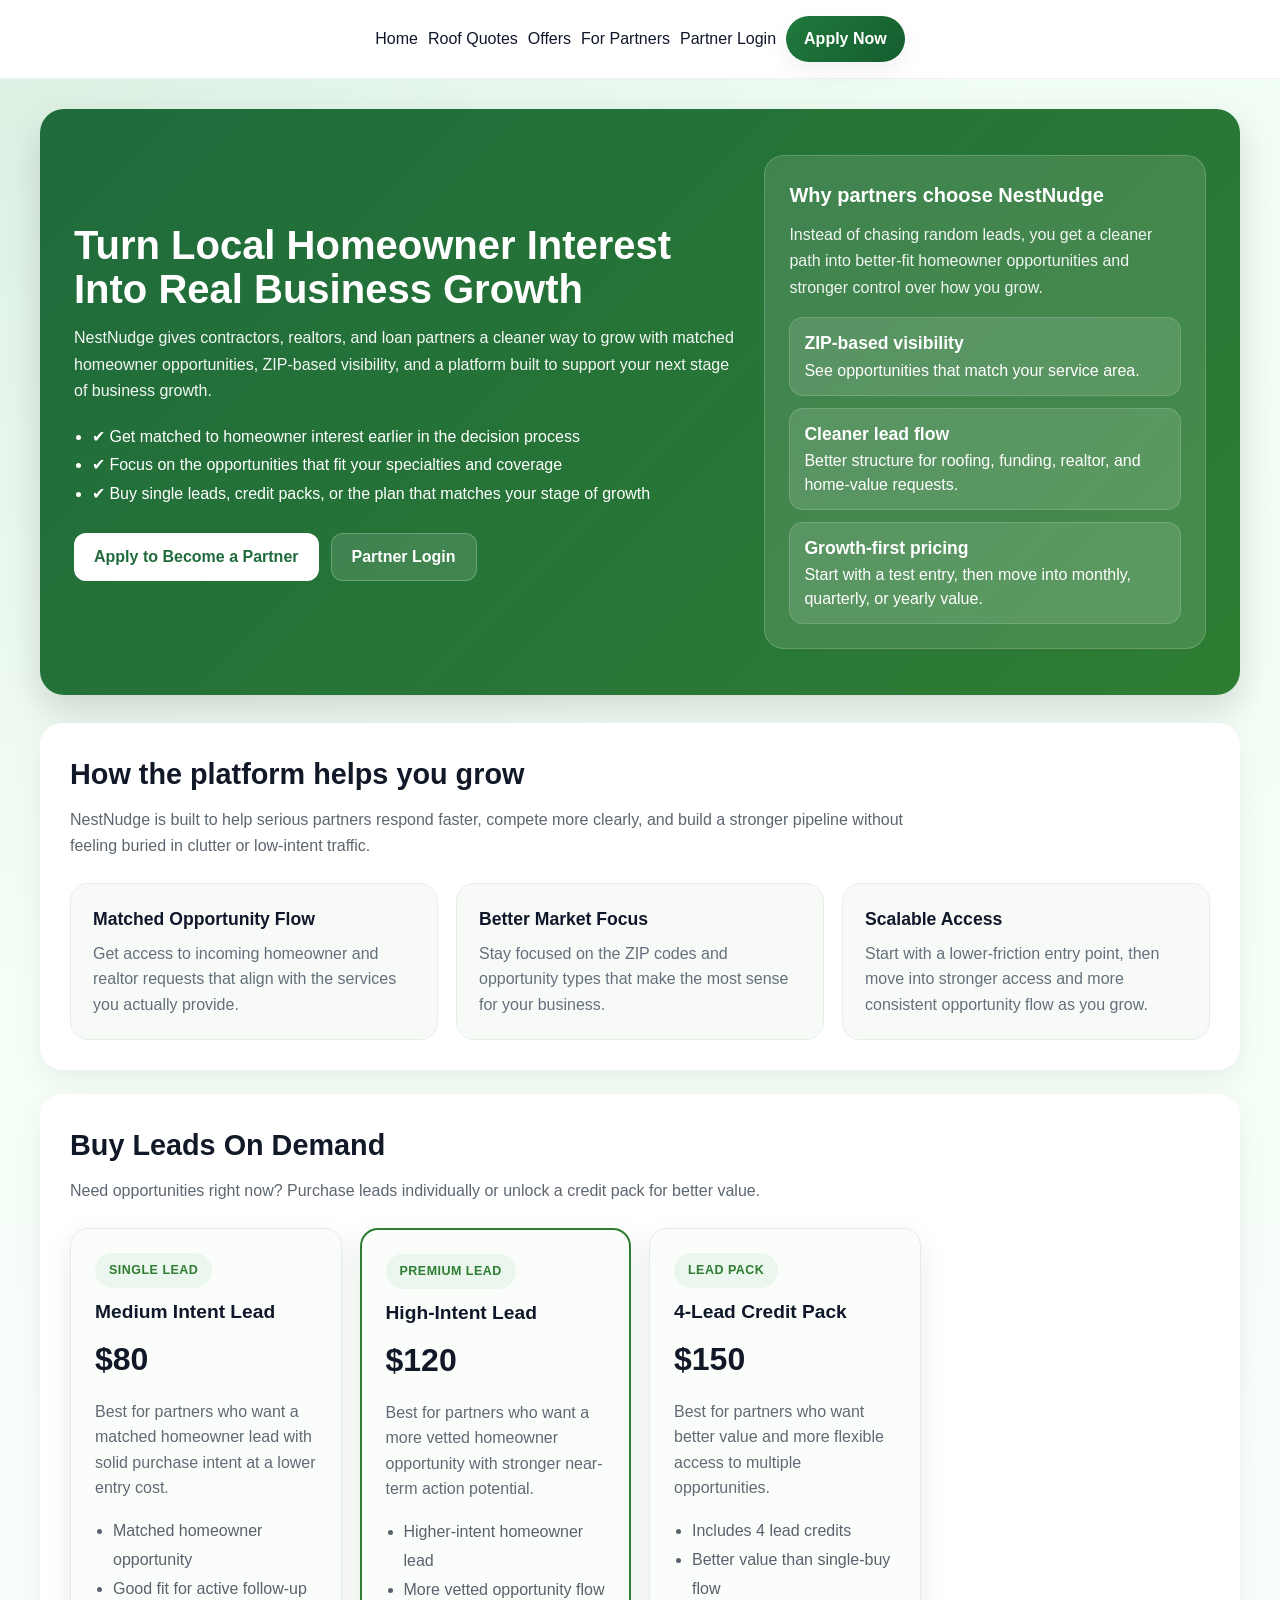
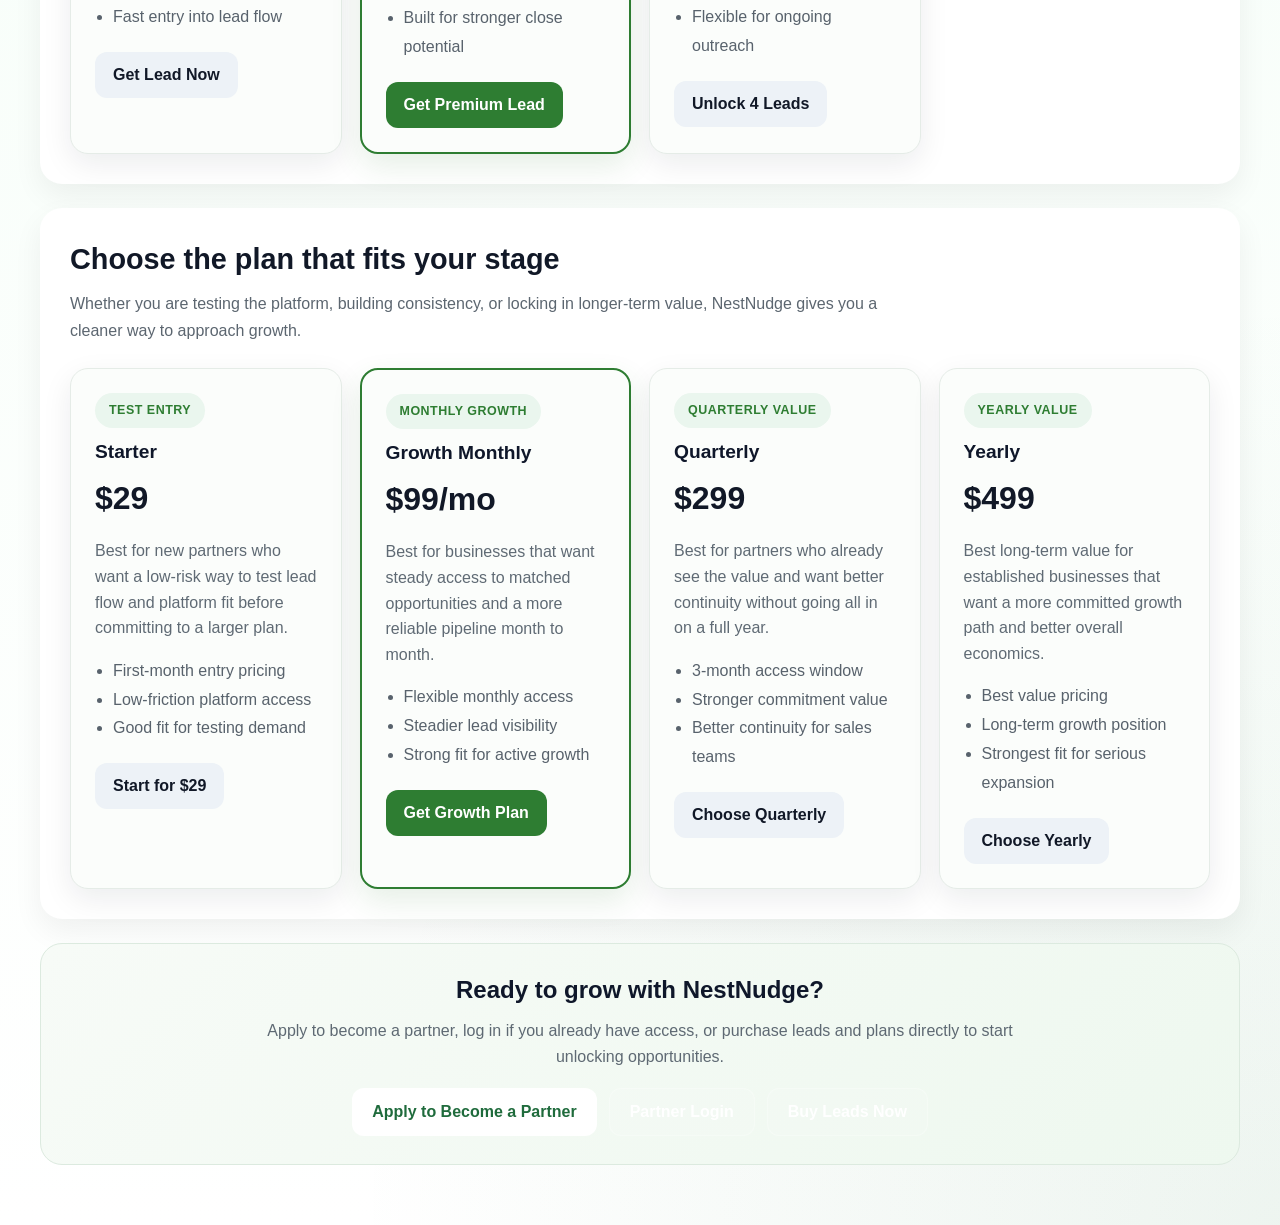
<file: partners.html>
<!DOCTYPE html>
<html lang="en">
<head>
  <meta charset="UTF-8">
  <meta name="viewport" content="width=device-width, initial-scale=1.0">
  <title>For Partners | NestNudge</title>
  <meta name="description" content="Join NestNudge as a contractor, realtor, or loan partner. Get matched homeowner opportunities, ZIP-based lead access, and a better way to grow your business.">
  <link rel="icon" href="/nestnudge.ico">
  <link rel="stylesheet" href="style.css">

  <style>
    .partners-page {
      max-width: 1240px;
      margin: 0 auto;
      padding: 30px 20px 60px;
    }
    .partners-hero {
      background: linear-gradient(135deg, #1f6b3c, #2E7D32);
      color: #fff;
      border-radius: 24px;
      padding: 46px 34px;
      display: grid;
      grid-template-columns: 1.2fr 0.8fr;
      gap: 28px;
      align-items: center;
      box-shadow: 0 16px 36px rgba(0,0,0,0.14);
      margin-bottom: 28px;
    }
    .partners-hero h1 {
      margin: 0 0 14px;
      font-size: 2.5rem;
      line-height: 1.1;
    }
    .partners-hero p {
      margin: 0 0 18px;
      font-size: 1rem;
      line-height: 1.65;
      color: rgba(255,255,255,0.95);
      max-width: 720px;
    }
    .partners-hero ul {
      margin: 0 0 24px;
      padding-left: 18px;
      line-height: 1.8;
    }
    .partners-hero-actions {
      display: flex;
      gap: 12px;
      flex-wrap: wrap;
    }
    .partners-btn,
    .partners-btn-outline {
      display: inline-flex;
      align-items: center;
      justify-content: center;
      min-height: 48px;
      padding: 0 20px;
      border-radius: 12px;
      font-weight: 700;
      text-decoration: none;
      transition: 0.2s ease;
    }
    .partners-btn {
      background: #fff;
      color: #1f6b3c;
    }
    .partners-btn:hover {
      transform: translateY(-2px);
    }
    .partners-btn-outline {
      background: rgba(255,255,255,0.12);
      color: #fff;
      border: 1px solid rgba(255,255,255,0.24);
    }
    .partners-btn-outline:hover {
      background: rgba(255,255,255,0.18);
    }
    .partners-hero-card {
      background: rgba(255,255,255,0.12);
      border: 1px solid rgba(255,255,255,0.18);
      border-radius: 20px;
      padding: 24px;
    }
    .partners-hero-card h3 {
      margin-top: 0;
      margin-bottom: 12px;
      font-size: 1.25rem;
    }
    .partners-hero-card p {
      margin: 0 0 14px;
      color: rgba(255,255,255,0.92);
    }
    .partners-stat {
      display: grid;
      gap: 12px;
      margin-top: 16px;
    }
    .partners-stat-item {
      background: rgba(255,255,255,0.12);
      border: 1px solid rgba(255,255,255,0.14);
      border-radius: 14px;
      padding: 12px 14px;
    }
    .partners-stat-item strong {
      display: block;
      font-size: 1.1rem;
      margin-bottom: 2px;
    }
    .partners-section {
      background: #fff;
      border-radius: 22px;
      padding: 30px;
      box-shadow: 0 12px 30px rgba(0,0,0,0.06);
      margin-bottom: 24px;
    }
    .partners-section h2 {
      margin-top: 0;
      margin-bottom: 10px;
      font-size: 1.8rem;
      color: #111827;
    }
    .partners-section p.section-subtext {
      margin-top: 0;
      margin-bottom: 24px;
      color: #5c6670;
      line-height: 1.65;
      max-width: 850px;
    }
    .partners-benefits-grid {
      display: grid;
      grid-template-columns: repeat(3, 1fr);
      gap: 18px;
    }
    .partners-benefit-card {
      background: #f8faf8;
      border: 1px solid #e7efe7;
      border-radius: 18px;
      padding: 22px;
    }
    .partners-benefit-card h3 {
      margin-top: 0;
      margin-bottom: 8px;
      font-size: 1.1rem;
    }
    .partners-benefit-card p {
      margin: 0;
      color: #63707b;
      line-height: 1.6;
    }
    .partners-pricing-grid {
      display: grid;
      grid-template-columns: repeat(4, 1fr);
      gap: 18px;
    }
    .partners-pricing-card {
      background: #fbfdfb;
      border: 1px solid #e5ece7;
      border-radius: 18px;
      padding: 24px;
    }
    .partners-pricing-card.featured {
      border: 2px solid #2E7D32;
      box-shadow: 0 12px 30px rgba(46,125,50,0.12);
    }
    .partners-pricing-card h3 {
      margin-top: 0;
      margin-bottom: 8px;
      font-size: 1.2rem;
    }
    .partners-price {
      font-size: 2rem;
      font-weight: 800;
      color: #111827;
      margin-bottom: 12px;
    }
    .partners-pricing-card p {
      color: #5f6a74;
      line-height: 1.6;
    }
    .partners-pricing-card ul {
      padding-left: 18px;
      line-height: 1.8;
      color: #58626c;
      margin: 16px 0 20px;
    }
    .partners-pricing-card a {
      display: inline-flex;
      align-items: center;
      justify-content: center;
      min-height: 46px;
      padding: 0 18px;
      border-radius: 12px;
      text-decoration: none;
      font-weight: 700;
    }
    .partners-pricing-card .primary-link {
      background: #2E7D32;
      color: #fff;
    }
    .partners-pricing-card .secondary-link {
      background: #edf2f7;
      color: #111827;
    }
    .pricing-kicker {
      display: inline-block;
      font-size: 0.78rem;
      text-transform: uppercase;
      font-weight: 800;
      color: #2E7D32;
      letter-spacing: 0.04em;
      margin-bottom: 10px;
    }
    .partners-cta-strip {
      background: linear-gradient(135deg, #f7fbf7, #eef8ef);
      border: 1px solid #dceadf;
      border-radius: 22px;
      padding: 28px;
      text-align: center;
    }
    .partners-cta-strip h2 {
      margin-top: 0;
      margin-bottom: 10px;
    }
    .partners-cta-strip p {
      margin: 0 auto 18px;
      max-width: 760px;
      color: #5e6973;
      line-height: 1.65;
    }
    .partners-cta-strip .partners-hero-actions {
      justify-content: center;
    }
    @media (max-width: 1100px) {
      .partners-pricing-grid {
        grid-template-columns: repeat(2, 1fr);
      }
    }
    @media (max-width: 980px) {
      .partners-hero,
      .partners-benefits-grid,
      .partners-pricing-grid {
        grid-template-columns: 1fr;
      }
      .partners-hero h1 {
        font-size: 2rem;
      }
    }
  </style>
</head>
<body>
  <header>
    <nav class="main-nav">
      <a href="/">Home</a>
      <a href="/roof-quotes-miami-fort-lauderdale.html">Roof Quotes</a>
      <a href="/offers.html">Offers</a>
      <a href="/partners.html">For Partners</a>
      <a href="/contractor-login.php">Partner Login</a>
      <a class="cta-button" href="/contractor-signup.php">Apply Now</a>
    </nav>
  </header>

  <div class="partners-page">
    <section class="partners-hero">
      <div>
        <h1>Turn Local Homeowner Interest Into Real Business Growth</h1>
        <p>
          NestNudge gives contractors, realtors, and loan partners a cleaner way to grow with matched homeowner opportunities, ZIP-based visibility, and a platform built to support your next stage of business growth.
        </p>
        <ul>
          <li>✔ Get matched to homeowner interest earlier in the decision process</li>
          <li>✔ Focus on the opportunities that fit your specialties and coverage</li>
          <li>✔ Buy single leads, credit packs, or the plan that matches your stage of growth</li>
        </ul>
        <div class="partners-hero-actions">
          <a href="/contractor-signup.php" class="partners-btn">Apply to Become a Partner</a>
          <a href="/contractor-login.php" class="partners-btn-outline">Partner Login</a>
        </div>
      </div>

      <div class="partners-hero-card">
        <h3>Why partners choose NestNudge</h3>
        <p>Instead of chasing random leads, you get a cleaner path into better-fit homeowner opportunities and stronger control over how you grow.</p>
        <div class="partners-stat">
          <div class="partners-stat-item">
            <strong>ZIP-based visibility</strong>
            <span>See opportunities that match your service area.</span>
          </div>
          <div class="partners-stat-item">
            <strong>Cleaner lead flow</strong>
            <span>Better structure for roofing, funding, realtor, and home-value requests.</span>
          </div>
          <div class="partners-stat-item">
            <strong>Growth-first pricing</strong>
            <span>Start with a test entry, then move into monthly, quarterly, or yearly value.</span>
          </div>
        </div>
      </div>
    </section>

    <section class="partners-section">
      <h2>How the platform helps you grow</h2>
      <p class="section-subtext">
        NestNudge is built to help serious partners respond faster, compete more clearly, and build a stronger pipeline without feeling buried in clutter or low-intent traffic.
      </p>

      <div class="partners-benefits-grid">
        <div class="partners-benefit-card">
          <h3>Matched Opportunity Flow</h3>
          <p>Get access to incoming homeowner and realtor requests that align with the services you actually provide.</p>
        </div>
        <div class="partners-benefit-card">
          <h3>Better Market Focus</h3>
          <p>Stay focused on the ZIP codes and opportunity types that make the most sense for your business.</p>
        </div>
        <div class="partners-benefit-card">
          <h3>Scalable Access</h3>
          <p>Start with a lower-friction entry point, then move into stronger access and more consistent opportunity flow as you grow.</p>
        </div>
      </div>
    </section>

    <section class="partners-section">
  <h2>Buy Leads On Demand</h2>
  <p class="section-subtext">
    Need opportunities right now? Purchase leads individually or unlock a credit pack for better value.
  </p>

  <div class="partners-pricing-grid">
    <div class="partners-pricing-card">
      <span class="pricing-kicker">Single Lead</span>
      <h3>Medium Intent Lead</h3>
      <div class="partners-price">$80</div>
      <p>Best for partners who want a matched homeowner lead with solid purchase intent at a lower entry cost.</p>
      <ul>
        <li>Matched homeowner opportunity</li>
        <li>Good fit for active follow-up</li>
        <li>Fast entry into lead flow</li>
      </ul>
      <a href="/buy-lead.php?type=medium" class="secondary-link">Get Lead Now</a>
    </div>

    <div class="partners-pricing-card featured">
      <span class="pricing-kicker">Premium Lead</span>
      <h3>High-Intent Lead</h3>
      <div class="partners-price">$120</div>
      <p>Best for partners who want a more vetted homeowner opportunity with stronger near-term action potential.</p>
      <ul>
        <li>Higher-intent homeowner lead</li>
        <li>More vetted opportunity flow</li>
        <li>Built for stronger close potential</li>
      </ul>
      <a href="/buy-lead.php?type=high" class="primary-link">Get Premium Lead</a>
    </div>

    <div class="partners-pricing-card">
      <span class="pricing-kicker">Lead Pack</span>
      <h3>4-Lead Credit Pack</h3>
      <div class="partners-price">$150</div>
      <p>Best for partners who want better value and more flexible access to multiple opportunities.</p>
      <ul>
        <li>Includes 4 lead credits</li>
        <li>Better value than single-buy flow</li>
        <li>Flexible for ongoing outreach</li>
      </ul>
      <a href="/buy-lead.php?pack=4" class="secondary-link">Unlock 4 Leads</a>
    </div>
  </div>
</section>

    <section class="partners-section">
      <h2>Choose the plan that fits your stage</h2>
      <p class="section-subtext">
        Whether you are testing the platform, building consistency, or locking in longer-term value, NestNudge gives you a cleaner way to approach growth.
      </p>

      <div class="partners-pricing-grid">
        <div class="partners-pricing-card">
          <span class="pricing-kicker">Test Entry</span>
          <h3>Starter</h3>
          <div class="partners-price">$29</div>
          <p>Best for new partners who want a low-risk way to test lead flow and platform fit before committing to a larger plan.</p>
          <ul>
            <li>First-month entry pricing</li>
            <li>Low-friction platform access</li>
            <li>Good fit for testing demand</li>
          </ul>
          <a href="/buy-lead.php?plan=starter" class="secondary-link">Start for $29</a>
        </div>

        <div class="partners-pricing-card featured">
          <span class="pricing-kicker">Monthly Growth</span>
          <h3>Growth Monthly</h3>
          <div class="partners-price">$99/mo</div>
          <p>Best for businesses that want steady access to matched opportunities and a more reliable pipeline month to month.</p>
          <ul>
            <li>Flexible monthly access</li>
            <li>Steadier lead visibility</li>
            <li>Strong fit for active growth</li>
          </ul>
          <a href="/buy-lead.php?plan=growth-monthly" class="primary-link">Get Growth Plan</a>
        </div>

        <div class="partners-pricing-card">
          <span class="pricing-kicker">Quarterly Value</span>
          <h3>Quarterly</h3>
          <div class="partners-price">$299</div>
          <p>Best for partners who already see the value and want better continuity without going all in on a full year.</p>
          <ul>
            <li>3-month access window</li>
            <li>Stronger commitment value</li>
            <li>Better continuity for sales teams</li>
          </ul>
          <a href="/buy-lead.php?plan=quarterly" class="secondary-link">Choose Quarterly</a>
        </div>

        <div class="partners-pricing-card">
          <span class="pricing-kicker">Yearly Value</span>
          <h3>Yearly</h3>
          <div class="partners-price">$499</div>
          <p>Best long-term value for established businesses that want a more committed growth path and better overall economics.</p>
          <ul>
            <li>Best value pricing</li>
            <li>Long-term growth position</li>
            <li>Strongest fit for serious expansion</li>
          </ul>
          <a href="/buy-lead.php?plan=yearly" class="secondary-link">Choose Yearly</a>
        </div>
      </div>
    </section>

    <section class="partners-cta-strip">
      <h2>Ready to grow with NestNudge?</h2>
      <p>Apply to become a partner, log in if you already have access, or purchase leads and plans directly to start unlocking opportunities.</p>
      <div class="partners-hero-actions">
  <a href="/contractor-signup.php" class="partners-btn">Apply to Become a Partner</a>
  <a href="/contractor-login.php" class="partners-btn-outline">Partner Login</a>
  <a href="/buy-lead.php?type=medium" class="partners-btn-outline">Buy Leads Now</a>
</div>
    </section>
  </div>
</body>
</html>
</file>
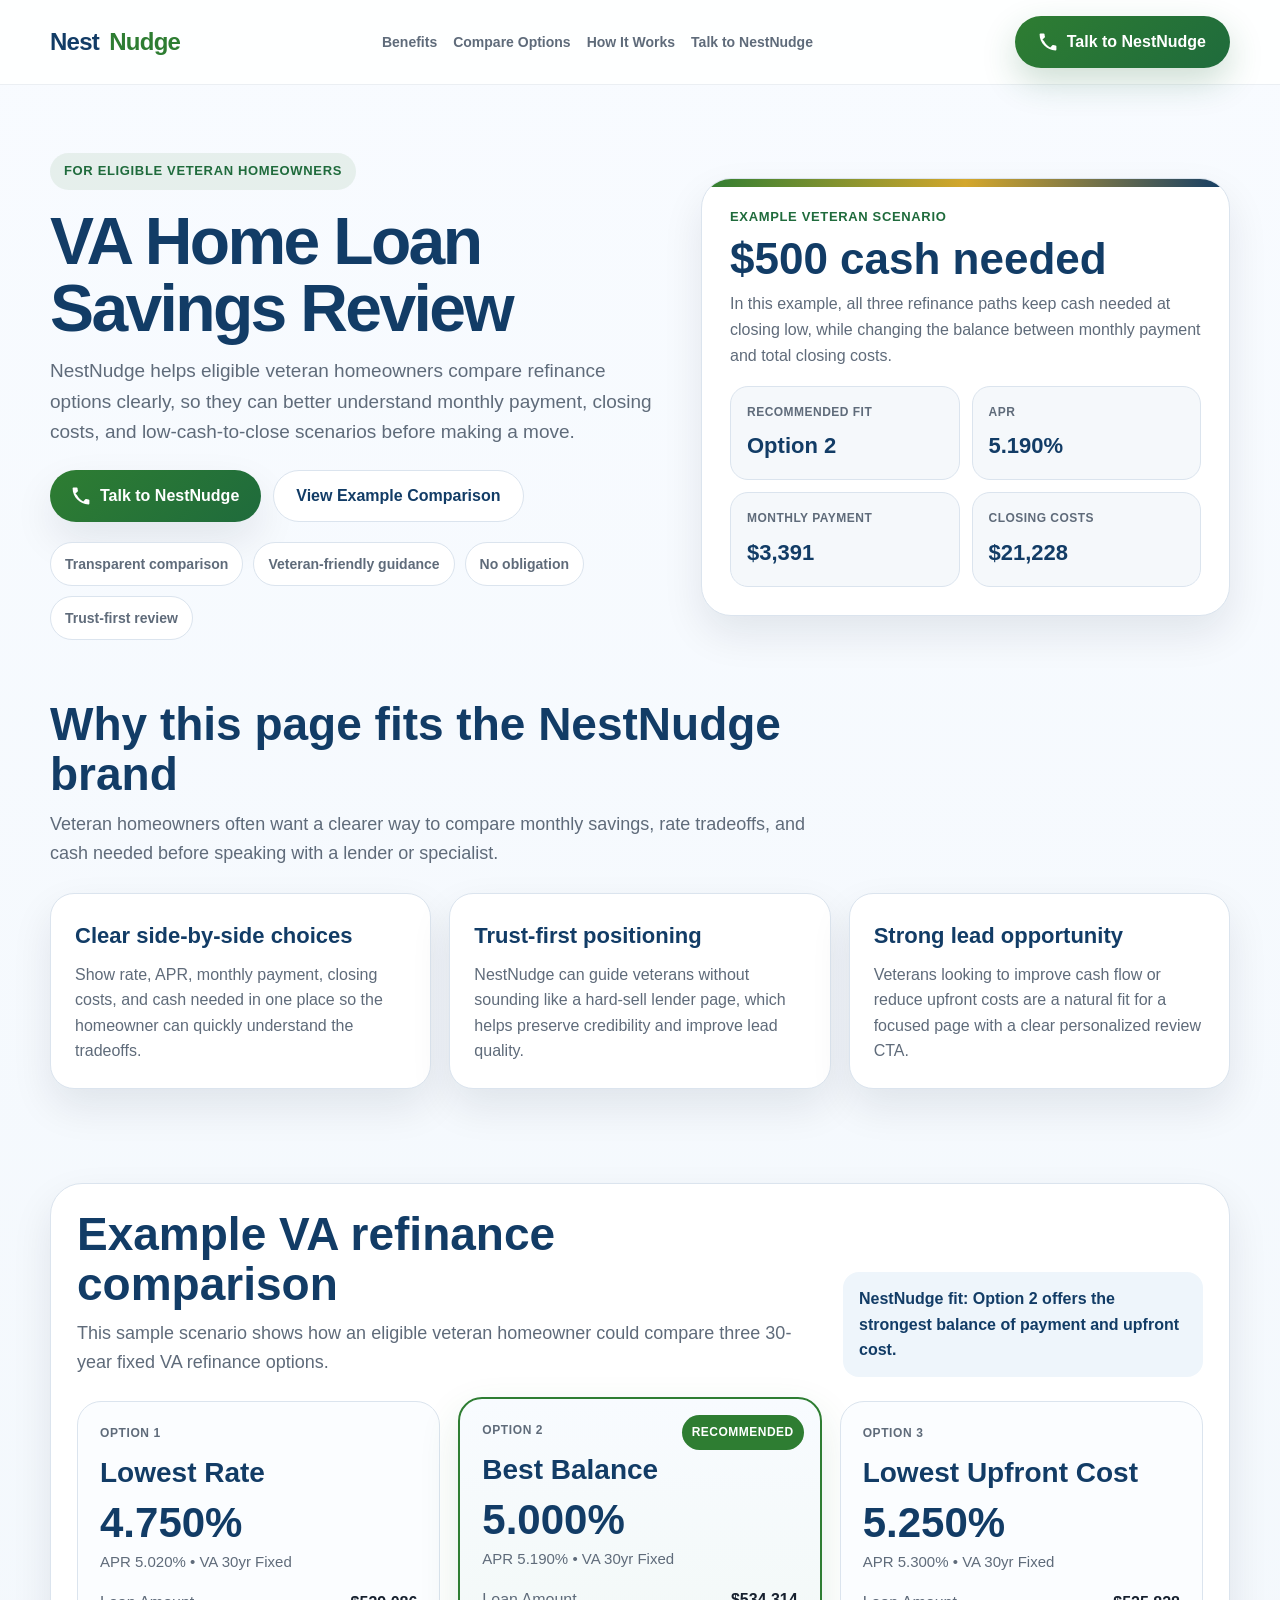
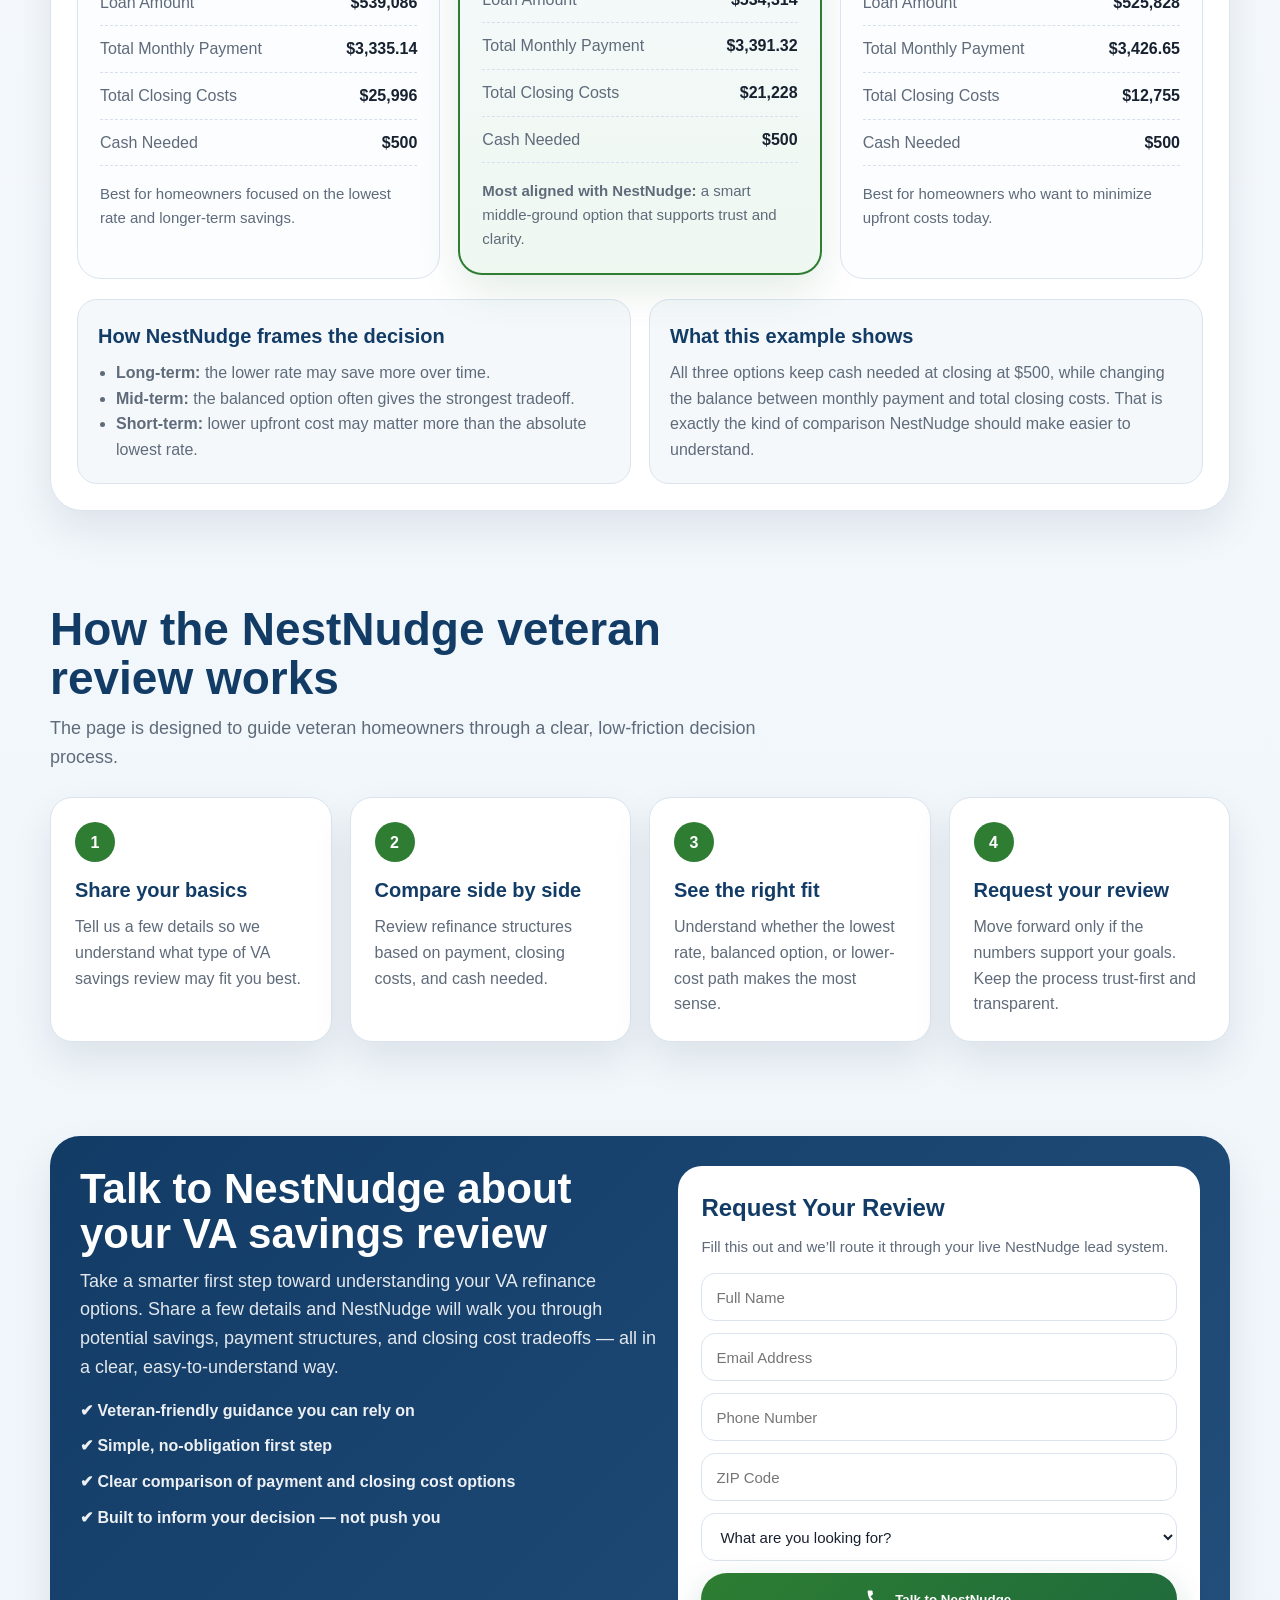
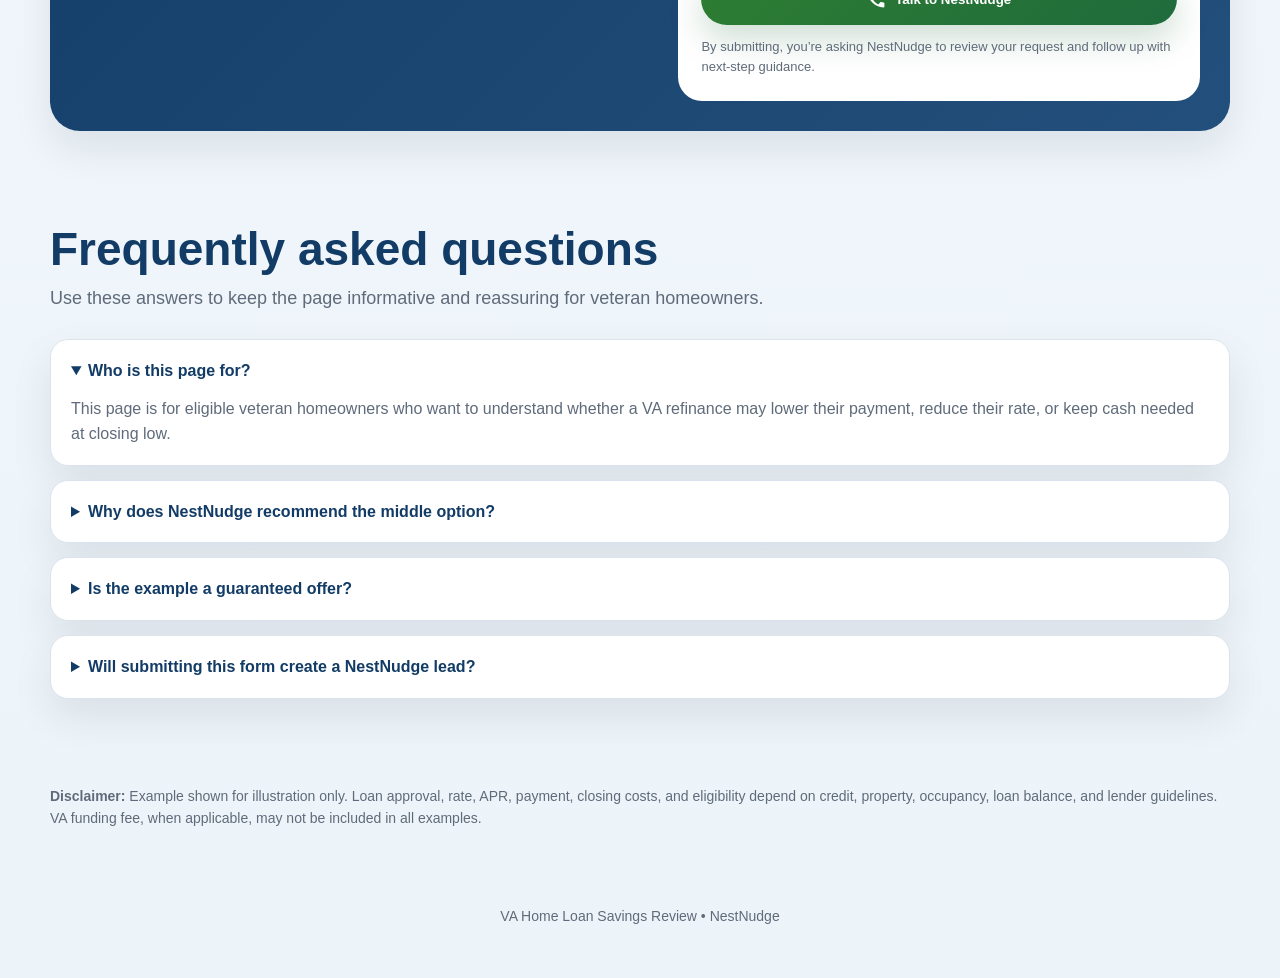
<file: va-home-loan.html>
<!DOCTYPE html>
<html lang="en">
<head>
  <meta charset="UTF-8" />
  <meta name="viewport" content="width=device-width, initial-scale=1.0" />
  <title>VA Home Loan Savings Review | NestNudge</title>
  <meta
    name="description"
    content="NestNudge helps eligible veteran homeowners review VA refinance options, compare monthly payment, closing costs, and low-cash-to-close scenarios."
  />
  <link rel="icon" type="image/x-icon" href="/nestnudge.ico" />
  <style>
    :root {
      --nn-green: #2e7d32;
      --nn-green-2: #1f6b3c;
      --nn-green-soft: #edf8ee;
      --nn-blue: #123c66;
      --nn-blue-soft: #eef5fb;
      --nn-gold: #d4a72c;
      --nn-text: #17212f;
      --nn-muted: #5f6b7a;
      --nn-border: #dbe4ee;
      --nn-bg: #f5f8fb;
      --nn-card: #ffffff;
      --nn-shadow: 0 18px 42px rgba(15, 23, 42, 0.09);
      --nn-radius: 24px;
      --nn-max: 1180px;
    }

    * {
      box-sizing: border-box;
    }

    html {
      scroll-behavior: smooth;
    }

    body {
      margin: 0;
      font-family: Arial, Helvetica, sans-serif;
      color: var(--nn-text);
      background: linear-gradient(180deg, #f8fbff 0%, #edf4f9 100%);
      line-height: 1.6;
    }

    a {
      color: inherit;
      text-decoration: none;
    }

    img {
      max-width: 100%;
      display: block;
    }

    .nn-shell {
      width: min(calc(100% - 32px), var(--nn-max));
      margin: 0 auto;
    }

    .nn-btn {
      display: inline-flex;
      align-items: center;
      justify-content: center;
      gap: 10px;
      min-height: 52px;
      padding: 0 22px;
      border-radius: 999px;
      font-weight: 800;
      transition: transform 0.18s ease, box-shadow 0.18s ease, background 0.18s ease;
      border: none;
      cursor: pointer;
    }

    .nn-btn:hover {
      transform: translateY(-1px);
    }

    .nn-btn-primary {
      background: linear-gradient(135deg, var(--nn-green), var(--nn-green-2));
      color: #fff;
      box-shadow: var(--nn-shadow);
    }

    .nn-btn-secondary {
      background: #fff;
      border: 1px solid var(--nn-border);
      color: var(--nn-blue);
    }

    .nn-btn-phone {
      background: linear-gradient(135deg, var(--nn-green), var(--nn-green-2));
      color: #fff;
      box-shadow: 0 14px 34px rgba(31, 107, 60, 0.22);
      padding-inline: 24px;
    }

    .nn-btn svg {
      width: 18px;
      height: 18px;
      flex: 0 0 18px;
    }

    .nn-topbar {
      padding: 16px 0;
      background: rgba(255,255,255,0.84);
      backdrop-filter: blur(10px);
      border-bottom: 1px solid rgba(18, 60, 102, 0.08);
      position: sticky;
      top: 0;
      z-index: 30;
    }

    .nn-topbar-inner {
      display: flex;
      align-items: center;
      justify-content: space-between;
      gap: 16px;
    }

    .nn-brand {
      display: inline-flex;
      align-items: center;
      gap: 10px;
      font-size: 24px;
      font-weight: 900;
      color: var(--nn-blue);
      letter-spacing: -0.03em;
    }

    .nn-brand span {
      color: var(--nn-green);
    }

    .nn-nav {
      display: flex;
      align-items: center;
      gap: 16px;
      color: var(--nn-muted);
      font-weight: 700;
      font-size: 14px;
    }

    .nn-nav a:hover {
      color: var(--nn-blue);
    }

    .nn-hero {
      padding: 68px 0 34px;
    }

    .nn-hero-grid {
      display: grid;
      grid-template-columns: 1.08fr 0.92fr;
      gap: 30px;
      align-items: center;
    }

    .nn-eyebrow {
      display: inline-flex;
      align-items: center;
      gap: 8px;
      padding: 8px 14px;
      border-radius: 999px;
      background: rgba(46, 125, 50, 0.09);
      color: var(--nn-green-2);
      font-size: 13px;
      font-weight: 900;
      text-transform: uppercase;
      letter-spacing: 0.05em;
      margin-bottom: 18px;
    }

    .nn-hero h1 {
      margin: 0 0 14px;
      font-size: clamp(40px, 6vw, 66px);
      line-height: 1.02;
      letter-spacing: -0.04em;
      color: var(--nn-blue);
    }

    .nn-hero p {
      margin: 0 0 22px;
      font-size: 19px;
      color: var(--nn-muted);
      max-width: 680px;
    }

    .nn-hero-actions {
      display: flex;
      flex-wrap: wrap;
      gap: 12px;
      margin-bottom: 20px;
    }

    .nn-proof {
      display: flex;
      flex-wrap: wrap;
      gap: 10px;
    }

    .nn-proof span {
      background: #fff;
      border: 1px solid var(--nn-border);
      color: var(--nn-muted);
      border-radius: 999px;
      padding: 10px 14px;
      font-size: 14px;
      font-weight: 700;
    }

    .nn-hero-card {
      background: var(--nn-card);
      border: 1px solid var(--nn-border);
      border-radius: 30px;
      padding: 28px;
      box-shadow: var(--nn-shadow);
      position: relative;
      overflow: hidden;
    }

    .nn-hero-card::before {
      content: "";
      position: absolute;
      inset: 0 0 auto 0;
      height: 8px;
      background: linear-gradient(90deg, var(--nn-green), var(--nn-gold), var(--nn-blue));
    }

    .nn-kicker {
      font-size: 13px;
      font-weight: 900;
      text-transform: uppercase;
      letter-spacing: 0.05em;
      color: var(--nn-green-2);
      margin-bottom: 10px;
    }

    .nn-highlight-amount {
      font-size: 44px;
      line-height: 1;
      font-weight: 900;
      color: var(--nn-blue);
      margin: 0 0 10px;
    }

    .nn-hero-card p {
      margin: 0 0 18px;
      color: var(--nn-muted);
      font-size: 16px;
    }

    .nn-mini-grid {
      display: grid;
      grid-template-columns: repeat(2, minmax(0, 1fr));
      gap: 12px;
    }

    .nn-mini-stat {
      border-radius: 18px;
      padding: 16px;
      background: var(--nn-bg);
      border: 1px solid var(--nn-border);
    }

    .nn-mini-stat span {
      display: block;
      font-size: 12px;
      text-transform: uppercase;
      font-weight: 900;
      letter-spacing: 0.04em;
      color: var(--nn-muted);
      margin-bottom: 6px;
    }

    .nn-mini-stat strong {
      font-size: 22px;
      color: var(--nn-blue);
    }

    .nn-section {
      padding: 26px 0 68px;
    }

    .nn-section-head {
      max-width: 760px;
      margin-bottom: 26px;
    }

    .nn-section-head h2 {
      margin: 0 0 10px;
      font-size: clamp(30px, 4vw, 46px);
      line-height: 1.08;
      color: var(--nn-blue);
    }

    .nn-section-head p {
      margin: 0;
      color: var(--nn-muted);
      font-size: 18px;
    }

    .nn-benefits {
      display: grid;
      grid-template-columns: repeat(3, minmax(0, 1fr));
      gap: 18px;
    }

    .nn-benefit {
      background: #fff;
      border: 1px solid var(--nn-border);
      border-radius: var(--nn-radius);
      padding: 24px;
      box-shadow: var(--nn-shadow);
    }

    .nn-benefit h3 {
      margin: 0 0 8px;
      font-size: 22px;
      color: var(--nn-blue);
    }

    .nn-benefit p {
      margin: 0;
      color: var(--nn-muted);
    }

    .nn-options-wrap {
      background: #fff;
      border: 1px solid var(--nn-border);
      border-radius: 32px;
      padding: 26px;
      box-shadow: var(--nn-shadow);
    }

    .nn-options-top {
      display: flex;
      justify-content: space-between;
      align-items: end;
      gap: 18px;
      margin-bottom: 24px;
    }

    .nn-options-note {
      padding: 14px 16px;
      border-radius: 16px;
      background: var(--nn-blue-soft);
      color: var(--nn-blue);
      font-weight: 800;
      max-width: 360px;
    }

    .nn-cards {
      display: grid;
      grid-template-columns: repeat(3, minmax(0, 1fr));
      gap: 18px;
      margin-bottom: 20px;
    }

    .nn-card {
      border: 1px solid var(--nn-border);
      border-radius: 24px;
      padding: 22px;
      background: #fbfdff;
      position: relative;
    }

    .nn-card.featured {
      background: linear-gradient(180deg, #f8fbff 0%, #eef7f0 100%);
      border: 2px solid var(--nn-green);
      box-shadow: 0 16px 40px rgba(31, 107, 60, 0.12);
      transform: translateY(-4px);
    }

    .nn-ribbon {
      position: absolute;
      right: 16px;
      top: 16px;
      background: var(--nn-green);
      color: #fff;
      font-weight: 900;
      font-size: 12px;
      padding: 8px 10px;
      border-radius: 999px;
      text-transform: uppercase;
      letter-spacing: 0.04em;
    }

    .nn-card-label {
      font-size: 12px;
      text-transform: uppercase;
      letter-spacing: 0.05em;
      color: var(--nn-muted);
      font-weight: 900;
      margin-bottom: 8px;
    }

    .nn-card h3 {
      margin: 0 0 6px;
      font-size: 28px;
      color: var(--nn-blue);
    }

    .nn-rate {
      font-size: 42px;
      font-weight: 900;
      line-height: 1;
      color: var(--nn-blue);
      margin-bottom: 6px;
    }

    .nn-card .nn-sub {
      margin: 0 0 16px;
      color: var(--nn-muted);
      font-size: 15px;
    }

    .nn-list {
      display: grid;
      gap: 10px;
      margin: 0 0 16px;
      padding: 0;
      list-style: none;
    }

    .nn-list li {
      display: flex;
      justify-content: space-between;
      gap: 12px;
      border-bottom: 1px dashed #d7dfef;
      padding-bottom: 10px;
      color: var(--nn-muted);
    }

    .nn-list strong {
      color: var(--nn-text);
      text-align: right;
    }

    .nn-foot {
      margin: 0;
      color: var(--nn-muted);
      font-size: 15px;
    }

    .nn-break-even {
      display: grid;
      grid-template-columns: 1fr 1fr;
      gap: 18px;
      margin-top: 14px;
    }

    .nn-info-box {
      padding: 20px;
      border-radius: 20px;
      border: 1px solid var(--nn-border);
      background: var(--nn-bg);
    }

    .nn-info-box h4 {
      margin: 0 0 8px;
      font-size: 20px;
      color: var(--nn-blue);
    }

    .nn-info-box p,
    .nn-info-box ul {
      margin: 0;
      color: var(--nn-muted);
    }

    .nn-info-box ul {
      padding-left: 18px;
    }

    .nn-steps {
      display: grid;
      grid-template-columns: repeat(4, minmax(0, 1fr));
      gap: 18px;
    }

    .nn-step {
      background: #fff;
      border: 1px solid var(--nn-border);
      border-radius: 22px;
      padding: 24px;
      box-shadow: var(--nn-shadow);
    }

    .nn-step-num {
      width: 40px;
      height: 40px;
      border-radius: 50%;
      background: var(--nn-green);
      color: #fff;
      display: inline-flex;
      align-items: center;
      justify-content: center;
      font-weight: 900;
      margin-bottom: 12px;
    }

    .nn-step h3 {
      margin: 0 0 8px;
      color: var(--nn-blue);
      font-size: 20px;
    }

    .nn-step p {
      margin: 0;
      color: var(--nn-muted);
    }

    .nn-faq {
      display: grid;
      gap: 14px;
    }

    .nn-faq details {
      background: #fff;
      border: 1px solid var(--nn-border);
      border-radius: 18px;
      padding: 18px 20px;
      box-shadow: var(--nn-shadow);
    }

    .nn-faq summary {
      cursor: pointer;
      font-weight: 900;
      color: var(--nn-blue);
    }

    .nn-faq p {
      margin: 12px 0 0;
      color: var(--nn-muted);
    }

    .nn-lead-wrap {
      display: grid;
      grid-template-columns: 1.05fr 0.95fr;
      gap: 22px;
      align-items: start;
      background: linear-gradient(135deg, var(--nn-blue) 0%, #234f7c 100%);
      border-radius: 30px;
      padding: 30px;
      color: #fff;
      box-shadow: var(--nn-shadow);
    }

    .nn-lead-copy h2 {
      margin: 0 0 10px;
      font-size: clamp(28px, 4vw, 42px);
      line-height: 1.08;
    }

    .nn-lead-copy p {
      margin: 0 0 16px;
      color: rgba(255,255,255,0.88);
      font-size: 18px;
    }

    .nn-lead-points {
      display: grid;
      gap: 10px;
      margin: 0;
      padding: 0;
      list-style: none;
    }

    .nn-lead-points li {
      color: rgba(255,255,255,0.92);
      font-weight: 700;
    }

    .nn-form-card {
      background: #fff;
      color: var(--nn-text);
      border-radius: 24px;
      padding: 22px;
      border: 1px solid rgba(255,255,255,0.15);
    }

    .nn-form-card h3 {
      margin: 0 0 8px;
      color: var(--nn-blue);
      font-size: 24px;
    }

    .nn-form-card p {
      margin: 0 0 14px;
      color: var(--nn-muted);
      font-size: 15px;
    }

    .nn-form-grid {
      display: grid;
      gap: 12px;
    }

    .nn-form-grid input,
    .nn-form-grid select {
      width: 100%;
      min-height: 48px;
      border: 1px solid var(--nn-border);
      border-radius: 14px;
      padding: 0 14px;
      font-size: 15px;
      color: var(--nn-text);
      background: #fff;
    }

    .nn-form-grid input:focus,
    .nn-form-grid select:focus {
      outline: none;
      border-color: var(--nn-green);
      box-shadow: 0 0 0 3px rgba(46, 125, 50, 0.12);
    }

    .nn-form-note {
      margin-top: 12px;
      color: var(--nn-muted);
      font-size: 13px;
      line-height: 1.55;
    }

    .nn-disclaimer {
      padding: 18px 0 60px;
      color: var(--nn-muted);
      font-size: 14px;
    }

    footer {
      padding: 16px 0 50px;
      color: var(--nn-muted);
      font-size: 14px;
      text-align: center;
    }

    @media (max-width: 1080px) {
      .nn-hero-grid,
      .nn-cards,
      .nn-benefits,
      .nn-steps,
      .nn-break-even,
      .nn-lead-wrap {
        grid-template-columns: 1fr;
      }

      .nn-hero {
        padding-top: 52px;
      }

      .nn-card.featured {
        transform: none;
      }
    }

    @media (max-width: 760px) {
      .nn-topbar-inner,
      .nn-options-top {
        flex-direction: column;
        align-items: flex-start;
      }

      .nn-nav {
        display: none;
      }

      .nn-hero h1 {
        font-size: 40px;
      }

      .nn-hero p,
      .nn-section-head p,
      .nn-lead-copy p {
        font-size: 17px;
      }

      .nn-highlight-amount {
        font-size: 36px;
      }

      .nn-mini-grid {
        grid-template-columns: 1fr;
      }

      .nn-section {
        padding-bottom: 54px;
      }

      .nn-hero-actions {
        flex-direction: column;
        align-items: stretch;
      }

      .nn-btn {
        width: 100%;
      }
    }
  </style>
</head>
<body>
  <header class="nn-topbar">
    <div class="nn-shell nn-topbar-inner">
      <a href="/" class="nn-brand">Nest<span>Nudge</span></a>

      <nav class="nn-nav">
        <a href="#benefits">Benefits</a>
        <a href="#compare">Compare Options</a>
        <a href="#process">How It Works</a>
        <a href="#lead-form">Talk to NestNudge</a>
      </nav>

      <a href="#lead-form" class="nn-btn nn-btn-phone">
        <svg viewBox="0 0 24 24" fill="none" aria-hidden="true">
          <path d="M6.6 10.8c1.8 3.6 4.8 6.6 8.4 8.4l2.8-2.8c.3-.3.8-.4 1.2-.3 1 .3 2 .5 3 .5.7 0 1.2.5 1.2 1.2V22c0 .7-.5 1.2-1.2 1.2C10.5 23.2.8 13.5.8 1.8.8 1.1 1.3.6 2 .6h4.2c.7 0 1.2.5 1.2 1.2 0 1 .2 2 .5 3 .1.4 0 .9-.3 1.2l-3 2.8Z" fill="currentColor"/>
        </svg>
        Talk to NestNudge
      </a>
    </div>
  </header>

  <main>
    <section class="nn-hero">
      <div class="nn-shell nn-hero-grid">
        <div>
          <div class="nn-eyebrow">For eligible veteran homeowners</div>
          <h1>VA Home Loan Savings Review</h1>
          <p>
            NestNudge helps eligible veteran homeowners compare refinance options clearly,
            so they can better understand monthly payment, closing costs, and low-cash-to-close scenarios before making a move.
          </p>

          <div class="nn-hero-actions">
            <a href="#lead-form" class="nn-btn nn-btn-primary">
              <svg viewBox="0 0 24 24" fill="none" aria-hidden="true">
                <path d="M6.6 10.8c1.8 3.6 4.8 6.6 8.4 8.4l2.8-2.8c.3-.3.8-.4 1.2-.3 1 .3 2 .5 3 .5.7 0 1.2.5 1.2 1.2V22c0 .7-.5 1.2-1.2 1.2C10.5 23.2.8 13.5.8 1.8.8 1.1 1.3.6 2 .6h4.2c.7 0 1.2.5 1.2 1.2 0 1 .2 2 .5 3 .1.4 0 .9-.3 1.2l-3 2.8Z" fill="currentColor"/>
              </svg>
              Talk to NestNudge
            </a>
            <a href="#compare" class="nn-btn nn-btn-secondary">View Example Comparison</a>
          </div>

          <div class="nn-proof">
            <span>Transparent comparison</span>
            <span>Veteran-friendly guidance</span>
            <span>No obligation</span>
            <span>Trust-first review</span>
          </div>
        </div>

        <aside class="nn-hero-card">
          <div class="nn-kicker">Example veteran scenario</div>
          <div class="nn-highlight-amount">$500 cash needed</div>
          <p>
            In this example, all three refinance paths keep cash needed at closing low,
            while changing the balance between monthly payment and total closing costs.
          </p>
          <div class="nn-mini-grid">
            <div class="nn-mini-stat">
              <span>Recommended fit</span>
              <strong>Option 2</strong>
            </div>
            <div class="nn-mini-stat">
              <span>APR</span>
              <strong>5.190%</strong>
            </div>
            <div class="nn-mini-stat">
              <span>Monthly payment</span>
              <strong>$3,391</strong>
            </div>
            <div class="nn-mini-stat">
              <span>Closing costs</span>
              <strong>$21,228</strong>
            </div>
          </div>
        </aside>
      </div>
    </section>

    <section class="nn-section" id="benefits">
      <div class="nn-shell">
        <div class="nn-section-head">
          <h2>Why this page fits the NestNudge brand</h2>
          <p>
            Veteran homeowners often want a clearer way to compare monthly savings, rate tradeoffs,
            and cash needed before speaking with a lender or specialist.
          </p>
        </div>

        <div class="nn-benefits">
          <article class="nn-benefit">
            <h3>Clear side-by-side choices</h3>
            <p>
              Show rate, APR, monthly payment, closing costs, and cash needed in one place so the homeowner can quickly understand the tradeoffs.
            </p>
          </article>

          <article class="nn-benefit">
            <h3>Trust-first positioning</h3>
            <p>
              NestNudge can guide veterans without sounding like a hard-sell lender page, which helps preserve credibility and improve lead quality.
            </p>
          </article>

          <article class="nn-benefit">
            <h3>Strong lead opportunity</h3>
            <p>
              Veterans looking to improve cash flow or reduce upfront costs are a natural fit for a focused page with a clear personalized review CTA.
            </p>
          </article>
        </div>
      </div>
    </section>

    <section class="nn-section" id="compare">
      <div class="nn-shell">
        <div class="nn-options-wrap">
          <div class="nn-options-top">
            <div class="nn-section-head" style="margin:0;">
              <h2>Example VA refinance comparison</h2>
              <p>
                This sample scenario shows how an eligible veteran homeowner could compare three 30-year fixed VA refinance options.
              </p>
            </div>
            <div class="nn-options-note">
              NestNudge fit: Option 2 offers the strongest balance of payment and upfront cost.
            </div>
          </div>

          <div class="nn-cards">
            <article class="nn-card">
              <div class="nn-card-label">Option 1</div>
              <h3>Lowest Rate</h3>
              <div class="nn-rate">4.750%</div>
              <p class="nn-sub">APR 5.020% • VA 30yr Fixed</p>
              <ul class="nn-list">
                <li><span>Loan Amount</span><strong>$539,086</strong></li>
                <li><span>Total Monthly Payment</span><strong>$3,335.14</strong></li>
                <li><span>Total Closing Costs</span><strong>$25,996</strong></li>
                <li><span>Cash Needed</span><strong>$500</strong></li>
              </ul>
              <p class="nn-foot">Best for homeowners focused on the lowest rate and longer-term savings.</p>
            </article>

            <article class="nn-card featured">
              <div class="nn-ribbon">Recommended</div>
              <div class="nn-card-label">Option 2</div>
              <h3>Best Balance</h3>
              <div class="nn-rate">5.000%</div>
              <p class="nn-sub">APR 5.190% • VA 30yr Fixed</p>
              <ul class="nn-list">
                <li><span>Loan Amount</span><strong>$534,314</strong></li>
                <li><span>Total Monthly Payment</span><strong>$3,391.32</strong></li>
                <li><span>Total Closing Costs</span><strong>$21,228</strong></li>
                <li><span>Cash Needed</span><strong>$500</strong></li>
              </ul>
              <p class="nn-foot"><strong>Most aligned with NestNudge:</strong> a smart middle-ground option that supports trust and clarity.</p>
            </article>

            <article class="nn-card">
              <div class="nn-card-label">Option 3</div>
              <h3>Lowest Upfront Cost</h3>
              <div class="nn-rate">5.250%</div>
              <p class="nn-sub">APR 5.300% • VA 30yr Fixed</p>
              <ul class="nn-list">
                <li><span>Loan Amount</span><strong>$525,828</strong></li>
                <li><span>Total Monthly Payment</span><strong>$3,426.65</strong></li>
                <li><span>Total Closing Costs</span><strong>$12,755</strong></li>
                <li><span>Cash Needed</span><strong>$500</strong></li>
              </ul>
              <p class="nn-foot">Best for homeowners who want to minimize upfront costs today.</p>
            </article>
          </div>

          <div class="nn-break-even">
            <div class="nn-info-box">
              <h4>How NestNudge frames the decision</h4>
              <ul>
                <li><strong>Long-term:</strong> the lower rate may save more over time.</li>
                <li><strong>Mid-term:</strong> the balanced option often gives the strongest tradeoff.</li>
                <li><strong>Short-term:</strong> lower upfront cost may matter more than the absolute lowest rate.</li>
              </ul>
            </div>

            <div class="nn-info-box">
              <h4>What this example shows</h4>
              <p>
                All three options keep cash needed at closing at $500, while changing the balance between monthly payment and total closing costs.
                That is exactly the kind of comparison NestNudge should make easier to understand.
              </p>
            </div>
          </div>
        </div>
      </div>
    </section>

    <section class="nn-section" id="process">
      <div class="nn-shell">
        <div class="nn-section-head">
          <h2>How the NestNudge veteran review works</h2>
          <p>
            The page is designed to guide veteran homeowners through a clear, low-friction decision process.
          </p>
        </div>

        <div class="nn-steps">
          <article class="nn-step">
            <div class="nn-step-num">1</div>
            <h3>Share your basics</h3>
            <p>Tell us a few details so we understand what type of VA savings review may fit you best.</p>
          </article>

          <article class="nn-step">
            <div class="nn-step-num">2</div>
            <h3>Compare side by side</h3>
            <p>Review refinance structures based on payment, closing costs, and cash needed.</p>
          </article>

          <article class="nn-step">
            <div class="nn-step-num">3</div>
            <h3>See the right fit</h3>
            <p>Understand whether the lowest rate, balanced option, or lower-cost path makes the most sense.</p>
          </article>

          <article class="nn-step">
            <div class="nn-step-num">4</div>
            <h3>Request your review</h3>
            <p>Move forward only if the numbers support your goals. Keep the process trust-first and transparent.</p>
          </article>
        </div>
      </div>
    </section>

    <section class="nn-section" id="lead-form">
      <div class="nn-shell">
        <div class="nn-lead-wrap">
          <div class="nn-lead-copy">
            <h2>Talk to NestNudge about your VA savings review</h2>
            <p>
             Take a smarter first step toward understanding your VA refinance options. Share a few details and NestNudge will walk you through potential savings, payment structures, and closing cost tradeoffs — all in a clear, easy-to-understand way.
            </p>

            <ul class="nn-lead-points">
              <li>✔ Veteran-friendly guidance you can rely on</li>
              <li>✔ Simple, no-obligation first step</li>
              <li>✔ Clear comparison of payment and closing cost options</li>
              <li>✔ Built to inform your decision — not push you</li>
            </ul>
          </div>

          <div class="nn-form-card">
            <h3>Request Your Review</h3>
            <p>Fill this out and we’ll route it through your live NestNudge lead system.</p>

            <form action="/lead-handler.php" method="POST" class="nn-form-grid">
              <input type="text" name="name" placeholder="Full Name" required>
              <input type="email" name="email" placeholder="Email Address" required>
              <input type="tel" name="phone" placeholder="Phone Number" required>
              <input type="text" name="zip" placeholder="ZIP Code" required inputmode="numeric" pattern="[0-9]{5}">

              <select name="project_type" required>
                <option value="">What are you looking for?</option>
                <option value="loan-assistance">VA Loan Review</option>
                <option value="loan-assistance">Refinance Savings Review</option>
                <option value="loan-assistance">Monthly Payment Review</option>
              </select>

              <input type="hidden" name="source" value="VA Home Loan Page">

              <button type="submit" class="nn-btn nn-btn-phone">
                <svg viewBox="0 0 24 24" fill="none" aria-hidden="true">
                  <path d="M6.6 10.8c1.8 3.6 4.8 6.6 8.4 8.4l2.8-2.8c.3-.3.8-.4 1.2-.3 1 .3 2 .5 3 .5.7 0 1.2.5 1.2 1.2V22c0 .7-.5 1.2-1.2 1.2C10.5 23.2.8 13.5.8 1.8.8 1.1 1.3.6 2 .6h4.2c.7 0 1.2.5 1.2 1.2 0 1 .2 2 .5 3 .1.4 0 .9-.3 1.2l-3 2.8Z" fill="currentColor"/>
                </svg>
                Talk to NestNudge
              </button>
            </form>

            <div class="nn-form-note">
              By submitting, you’re asking NestNudge to review your request and follow up with next-step guidance.
            </div>
          </div>
        </div>
      </div>
    </section>

    <section class="nn-section" id="faq">
      <div class="nn-shell">
        <div class="nn-section-head">
          <h2>Frequently asked questions</h2>
          <p>Use these answers to keep the page informative and reassuring for veteran homeowners.</p>
        </div>

        <div class="nn-faq">
          <details open>
            <summary>Who is this page for?</summary>
            <p>This page is for eligible veteran homeowners who want to understand whether a VA refinance may lower their payment, reduce their rate, or keep cash needed at closing low.</p>
          </details>

          <details>
            <summary>Why does NestNudge recommend the middle option?</summary>
            <p>Option 2 matches the NestNudge brand best because it avoids pushing only the highest upfront-cost option or only the highest-rate option. It supports a balanced, trust-first recommendation.</p>
          </details>

          <details>
            <summary>Is the example a guaranteed offer?</summary>
            <p>No. The example is for illustration only. Final loan approval, rate, APR, payment, and fees depend on credit, property, occupancy, loan amount, and lender guidelines.</p>
          </details>

          <details>
            <summary>Will submitting this form create a NestNudge lead?</summary>
            <p>Yes. This updated page posts into your live NestNudge lead handler so the request can be logged, emailed, and redirected through your thank-you flow.</p>
          </details>
        </div>
      </div>
    </section>

    <div class="nn-shell nn-disclaimer">
      <strong>Disclaimer:</strong> Example shown for illustration only. Loan approval, rate, APR, payment, closing costs, and eligibility depend on credit, property, occupancy, loan balance, and lender guidelines. VA funding fee, when applicable, may not be included in all examples.
    </div>
  </main>

  <footer>
    VA Home Loan Savings Review • NestNudge
  </footer>
</body>
</html>
</file>
<file: style.css>
:root {
  --bg: #f6fbf7;
  --bg-soft: #f8fafc;
  --surface: #ffffff;
  --surface-alt: #eaf6ee;
  --white: #ffffff;

  --text: #0f172a;
  --muted: #64748b;
  --line: #dbe8df;
  --border: #dbe8df;

  --brand: #1f7a3d;
  --brand-dark: #155c2d;
  --accent: #16a34a;

  --primary: #1f7a3d;
  --primary-dark: #155c2d;
  --primary-light: #eaf6ee;

  --footer: #0f172a;
  --footer-text: #d5d9df;

  --shadow: 0 10px 30px rgba(15, 23, 42, 0.08);
  --shadow-soft: 0 10px 24px rgba(15, 23, 42, 0.06);
  --radius: 18px;
  --container: 1200px;
}

*,
*::before,
*::after {
  box-sizing: border-box;
}

html {
  scroll-behavior: smooth;
}

body {
  margin: 0;
  font-family: Arial, Helvetica, sans-serif;
  color: var(--text);
  line-height: 1.5;
  overflow-x: hidden;

  background:
    radial-gradient(circle at top left, rgba(31, 122, 61, 0.10), transparent 32%),
    radial-gradient(circle at bottom right, rgba(31, 122, 61, 0.08), transparent 30%),
    linear-gradient(180deg, #f0fdf4 0%, #ffffff 100%);
}

img {
  max-width: 100%;
  display: block;
}

a {
  color: inherit;
  text-decoration: none;
}

button,
input,
select,
textarea {
  font: inherit;
}

input,
select,
textarea,
button {
  max-width: 100%;
}

/* =========================
   HEADER / NAV
========================= */

header {
  position: sticky;
  top: 0;
  z-index: 1100;
  background: rgba(255, 255, 255, 0.97);
  backdrop-filter: blur(8px);
  border-bottom: 1px solid rgba(15, 23, 42, 0.06);
}

.nav-shell {
  max-width: var(--container);
  margin: 0 auto;
  padding: 0 16px;
  position: relative;
}

.main-nav {
  min-height: 78px;
  display: flex;
  align-items: center;
  justify-content: center;
  gap: 10px;
  position: relative;
}

.nav-toggle {
  display: none;
  border: 0;
  background: transparent;
  font-size: 1.7rem;
  line-height: 1;
  cursor: pointer;
  padding: 8px 10px;
  color: var(--text);
}

.nav-links {
  display: flex;
  align-items: center;
  gap: 10px;
}

.nav-links > a,
.dropbtn,
.cta-button {
  white-space: nowrap;
}

.nav-links > a,
.dropbtn {
  display: inline-flex;
  align-items: center;
  justify-content: center;
  min-height: 46px;
  padding: 10px 16px;
  border-radius: 999px;
  font-weight: 700;
  color: var(--text);
  transition: background 0.2s ease, color 0.2s ease;
}

.nav-links > a:hover,
.dropbtn:hover,
.dropdown:hover > .dropbtn,
.dropdown:focus-within > .dropbtn {
  background: var(--primary-light);
  color: var(--primary);
}

.dropdown {
  position: relative;
}

.dropbtn {
  border: 0;
  background: transparent;
  cursor: pointer;
}

/* hover bridge */
.dropdown::after {
  content: "";
  position: absolute;
  left: 0;
  right: 0;
  top: 100%;
  height: 16px;
}

.dropdown-content {
  display: block;
  position: absolute;
  top: calc(100% + 8px);
  left: 0;
  min-width: 240px;
  background: #fff;
  border: 1px solid var(--border);
  border-radius: 18px;
  box-shadow: var(--shadow);
  padding: 10px 0;
  opacity: 0;
  visibility: hidden;
  transform: translateY(8px);
  pointer-events: none;
  transition: opacity 0.18s ease, transform 0.18s ease, visibility 0.18s ease;
  z-index: 1200;
}

.dropdown-content a {
  display: block;
  padding: 14px 18px;
  font-weight: 700;
  color: var(--text);
  transition: background 0.18s ease, color 0.18s ease;
}

.dropdown-content a:hover {
  background: var(--primary-light);
  color: var(--primary);
}

.dropdown:hover .dropdown-content,
.dropdown:focus-within .dropdown-content,
.dropdown.open .dropdown-content {
  opacity: 1;
  visibility: visible;
  transform: translateY(0);
  pointer-events: auto;
}

.cta-button,
.cta-btn,
.offers-intro-btn,
.featured-offer-btn,
.gallery-preview-btn,
.gallery-preview-btn-outline,
.partners-main-cta,
.service-learn-more {
  display: inline-flex;
  align-items: center;
  justify-content: center;
  min-height: 46px;
  border-radius: 999px;
  font-weight: 700;
  transition: transform 0.2s ease, background 0.2s ease, color 0.2s ease, border-color 0.2s ease;
}

.cta-button,
.cta-btn,
.offers-intro-btn,
.featured-offer-btn,
.gallery-preview-btn,
.partners-main-cta {
  background: linear-gradient(135deg, var(--primary), var(--primary-dark));
  color: #fff;
  padding: 0 18px;
  box-shadow: var(--shadow-soft);
}

.cta-button:hover,
.cta-btn:hover,
.offers-intro-btn:hover,
.featured-offer-btn:hover,
.gallery-preview-btn:hover,
.partners-main-cta:hover {
  transform: translateY(-1px);
}

.gallery-preview-btn-outline,
.offers-intro-btn-outline {
  background: #fff;
  color: var(--primary);
  border: 2px solid var(--primary);
  padding: 0 18px;
}

.offers-intro-btn-outline:hover,
.gallery-preview-btn-outline:hover {
  background: var(--primary-light);
}

.service-learn-more {
  min-height: auto;
  padding: 0;
  background: transparent;
  color: #fff;
  font-weight: 700;
  text-decoration: underline;
  border-radius: 0;
}

/* =========================
   HERO
========================= */

.hero-split {
  position: relative;
  overflow: hidden;
  background: linear-gradient(180deg, #f8fbf9 0%, #ffffff 100%);
}

.hero-bg {
  position: absolute;
  inset: 0;
  background:
    radial-gradient(circle at top right, rgba(31, 122, 61, 0.08), transparent 28%),
    radial-gradient(circle at bottom left, rgba(31, 122, 61, 0.06), transparent 24%);
  pointer-events: none;
}

.hero-overlay {
  position: relative;
  z-index: 1;
}

.hero-container {
  max-width: var(--container);
  margin: 0 auto;
  padding: 72px 16px 56px;
  display: grid;
  grid-template-columns: 1.1fr 0.9fr;
  gap: 42px;
  align-items: center;
}

.hero-left h1 {
  font-size: clamp(2.4rem, 5vw, 4.8rem);
  line-height: 0.98;
  letter-spacing: -0.04em;
  margin: 0 0 18px;
  max-width: 11ch;
}

.hero-left p {
  margin: 0 0 22px;
  font-size: 1.12rem;
  color: var(--muted);
  max-width: 58ch;
}

.hero-benefits {
  list-style: none;
  margin: 0;
  padding: 0;
}

.hero-benefits li {
  margin: 0 0 12px;
  font-size: 1.02rem;
  font-weight: 700;
}

.hero-right {
  display: flex;
  justify-content: flex-end;
}

.hero-form {
  width: 100%;
  max-width: 460px;
  background: #fff;
  border: 1px solid var(--border);
  border-radius: 26px;
  padding: 28px;
  box-shadow: var(--shadow);
}

.hero-form form {
  width: 100%;
}

.hero-form h3 {
  margin: 0 0 18px;
  color: var(--primary);
  font-size: 1.8rem;
}

.hero-form input,
.hero-form select,
.hero-form textarea,
.loan-form input,
.loan-form select,
.loan-form textarea {
  width: 100%;
  border: 1px solid #d8dee6;
  border-radius: 14px;
  padding: 14px 15px;
  margin-bottom: 14px;
  background: #fff;
  outline: none;
  transition: border-color 0.2s ease, box-shadow 0.2s ease;
}

.hero-form input:focus,
.hero-form select:focus,
.hero-form textarea:focus,
.loan-form input:focus,
.loan-form select:focus,
.loan-form textarea:focus {
  border-color: var(--primary);
  box-shadow: 0 0 0 4px rgba(31, 122, 61, 0.12);
}

.hero-form button,
.loan-form button {
  width: 100%;
  min-height: 50px;
  border: 0;
  border-radius: 999px;
  background: linear-gradient(135deg, var(--primary), var(--primary-dark));
  color: #fff;
  font-weight: 800;
  cursor: pointer;
  box-shadow: var(--shadow-soft);
}

.hero-zip-note,
.loan-zip-note {
  margin-top: 12px;
  font-size: 0.92rem;
  line-height: 1.55;
  color: var(--muted);
  font-weight: 600;
}

/* =========================
   SHARED SECTION STYLES
========================= */

.info-strip,
.offers-intro-strip,
.cost-guide-section,
.services-carousel,
.featured-offers-home,
.testimonials,
.loan-section,
.selling-section,
.partners-section {
  width: 100%;
}

.info-strip {
  max-width: 980px;
  margin: 0 auto;
  padding: 54px 16px;
  text-align: center;
}

.info-strip h2 {
  margin: 0 0 12px;
  font-size: clamp(1.9rem, 3vw, 2.8rem);
  color: var(--primary);
}

.info-strip p {
  margin: 0 auto;
  max-width: 760px;
  color: var(--muted);
  font-size: 1.08rem;
  line-height: 1.75;
}

/* =========================
   OFFERS INTRO
========================= */

.offers-intro-strip {
  padding: 24px 16px 72px;
}

.offers-intro-wrap {
  max-width: var(--container);
  margin: 0 auto;
  display: grid;
  grid-template-columns: 1.05fr 0.95fr;
  gap: 32px;
  align-items: center;
}

.offers-intro-copy h2 {
  margin: 0 0 16px;
  font-size: clamp(2rem, 4vw, 3.6rem);
  line-height: 1.02;
  letter-spacing: -0.03em;
}

.offers-intro-copy p {
  margin: 0 0 18px;
  color: var(--muted);
  font-size: 1.05rem;
  line-height: 1.75;
}

.offers-intro-copy ul {
  margin: 0 0 24px;
  padding-left: 0;
  list-style: none;
}

.offers-intro-copy li {
  margin-bottom: 10px;
  font-weight: 700;
}

.offers-intro-actions {
  display: flex;
  flex-wrap: wrap;
  gap: 12px;
}

.offers-intro-card {
  background: #fff;
  border-radius: 28px;
  overflow: hidden;
  box-shadow: var(--shadow);
  border: 1px solid #eef2f7;
}

.offers-intro-card img {
  width: 100%;
  height: 100%;
  min-height: 420px;
  object-fit: cover;
}

/* =========================
   COST GUIDE
========================= */

.cost-guide-section {
  padding: 32px 16px 72px;
}

.cost-guide-wrap {
  max-width: 1080px;
  margin: 0 auto;
  text-align: center;
}

.cost-guide-wrap h2 {
  margin: 0 0 12px;
  font-size: clamp(2rem, 4vw, 3rem);
  color: var(--primary);
}

.cost-guide-wrap > p {
  margin: 0 auto 24px;
  max-width: 720px;
  color: var(--muted);
}

.upgrade-selector {
  display: flex;
  flex-wrap: wrap;
  justify-content: center;
  gap: 12px;
  margin-bottom: 24px;
}

.upgrade-selector button,
.conversion-cta button {
  min-height: 46px;
  padding: 0 18px;
  border-radius: 999px;
  border: 0;
  font-weight: 700;
  cursor: pointer;
  background: linear-gradient(135deg, var(--primary), var(--primary-dark));
  color: #fff;
  box-shadow: var(--shadow-soft);
}

.results-panel {
  margin-top: 10px;
  background: #fff;
  border: 1px solid var(--border);
  border-radius: 28px;
  padding: 28px;
  box-shadow: var(--shadow);
}

.results-panel h3 {
  margin-top: 0;
}

.results-grid {
  display: grid;
  grid-template-columns: repeat(3, minmax(0, 1fr));
  gap: 16px;
  margin: 20px 0 26px;
}

.result-box {
  background: var(--bg-soft);
  border: 1px solid #e8edf3;
  border-radius: 18px;
  padding: 20px;
}

.result-box .label {
  display: block;
  margin-bottom: 8px;
  color: var(--muted);
  font-size: 0.95rem;
  font-weight: 700;
}

.result-box strong {
  font-size: 1.2rem;
  color: var(--text);
}

.graph-container {
  display: flex;
  align-items: end;
  justify-content: center;
  gap: 30px;
  min-height: 220px;
  margin: 22px 0;
}

.bar {
  width: 120px;
  border-radius: 18px 18px 0 0;
  display: flex;
  align-items: flex-end;
  justify-content: center;
  padding: 12px;
  color: #fff;
  font-weight: 700;
  text-align: center;
}

.current-bar {
  background: #334155;
}

.new-bar {
  background: linear-gradient(180deg, var(--primary), var(--primary-dark));
}

#currentValue,
#newValue,
#valueGain {
  margin: 10px 0;
}

.conversion-cta {
  display: flex;
  flex-wrap: wrap;
  justify-content: center;
  gap: 12px;
  margin-top: 20px;
}

/* =========================
   SERVICES
========================= */

.services-carousel {
  padding: 20px 0 80px;
}

.services-carousel h2 {
  text-align: center;
  margin: 0 0 28px;
  font-size: clamp(2rem, 4vw, 3rem);
}

.services-grid-home {
  max-width: var(--container);
  margin: 0 auto;
  padding: 0 16px;
  display: grid;
  grid-template-columns: repeat(4, minmax(0, 1fr));
  gap: 20px;
}

.service-card {
  position: relative;
  overflow: hidden;
  border-radius: 18px;
  box-shadow: var(--shadow);
  background: #fff;
  cursor: pointer;
  min-height: 320px;
}

.service-card img {
  width: 100%;
  height: 320px;
  object-fit: cover;
  object-position: center;
}

.overlay {
  position: absolute;
  inset: auto 0 0 0;
  padding: 18px;
  background: linear-gradient(180deg, rgba(15, 23, 42, 0.05) 0%, rgba(15, 23, 42, 0.82) 100%);
  color: #fff;
}

.overlay h3 {
  margin: 0 0 8px;
  font-size: 1.35rem;
}

.overlay p {
  margin: 0 0 10px;
  color: rgba(255, 255, 255, 0.92);
}

/* =========================
   FEATURED OFFERS
========================= */

.featured-offers-home {
  padding: 78px 16px;
  background: linear-gradient(180deg, #ffffff 0%, #f8fafc 100%);
}

.featured-offers-inner {
  max-width: var(--container);
  margin: 0 auto;
}

.featured-offers-heading {
  text-align: center;
  max-width: 760px;
  margin: 0 auto 30px;
}

.featured-offers-heading h2 {
  color: var(--primary);
  margin: 0 0 10px;
  font-size: clamp(2rem, 4vw, 2.9rem);
}

.featured-offers-heading p {
  color: var(--muted);
  line-height: 1.75;
  margin: 0;
}

.featured-offers-grid {
  display: grid;
  grid-template-columns: repeat(4, minmax(0, 1fr));
  gap: 22px;
}

.featured-offer-card {
  background: #fff;
  border: 1px solid var(--border);
  border-radius: 22px;
  overflow: hidden;
  box-shadow: var(--shadow-soft);
  display: flex;
  flex-direction: column;
}

.featured-offer-card img {
  width: 100%;
  height: 220px;
  object-fit: cover;
}

.featured-offer-content {
  padding: 18px;
}

.featured-offer-label {
  display: inline-flex;
  padding: 7px 12px;
  border-radius: 999px;
  background: var(--primary-light);
  color: var(--primary);
  font-size: 0.82rem;
  font-weight: 800;
  margin-bottom: 10px;
}

.featured-offer-content h3 {
  margin: 0 0 10px;
  font-size: 1.28rem;
}

.featured-offer-content p {
  margin: 0 0 16px;
  color: var(--muted);
}

/* =========================
   TESTIMONIALS
========================= */

.testimonials {
  padding: 76px 16px;
}

.testimonials h2 {
  text-align: center;
  margin: 0 0 28px;
  font-size: clamp(2rem, 4vw, 3rem);
  color: var(--primary);
}

.testimonial-carousel-wrap {
  max-width: var(--container);
  margin: 0 auto;
  display: grid;
  grid-template-columns: auto 1fr auto;
  gap: 16px;
  align-items: center;
}

.testimonial-nav {
  width: 48px;
  height: 48px;
  border-radius: 50%;
  border: 0;
  background: #eef5f0;
  color: var(--primary);
  font-size: 1.7rem;
  cursor: pointer;
}

.testimonial-carousel {
  display: grid;
  grid-auto-flow: column;
  grid-auto-columns: calc(33.333% - 15px);
  gap: 22px;
  overflow-x: auto;
  scroll-behavior: smooth;
  scrollbar-width: none;
}

.testimonial-carousel::-webkit-scrollbar {
  display: none;
}

.testimonial-card {
  background: #fff;
  border: 1px solid var(--border);
  border-radius: 24px;
  padding: 22px;
  box-shadow: var(--shadow-soft);
}

.testimonial-header {
  display: flex;
  align-items: center;
  gap: 12px;
  margin-bottom: 12px;
}

.testimonial-header img {
  width: 58px;
  height: 58px;
  border-radius: 50%;
  object-fit: cover;
}

.testimonial-name {
  font-weight: 800;
}

.verified {
  margin-left: 6px;
  color: var(--primary);
}

.testimonial-service {
  color: var(--muted);
  font-size: 0.92rem;
}

.testimonial-stars {
  color: #f59e0b;
  margin-bottom: 10px;
  font-size: 1.05rem;
  letter-spacing: 1px;
}

.testimonial-review {
  margin: 0;
  color: #334155;
  line-height: 1.7;
}

/* =========================
   GALLERY PREVIEW
========================= */

.gallery-preview-section {
  padding: 72px 20px;
  background: linear-gradient(180deg, #ffffff 0%, #f8fafc 100%);
}

.gallery-preview-inner {
  max-width: var(--container);
  margin: 0 auto;
}

.gallery-preview-heading {
  text-align: center;
  max-width: 760px;
  margin: 0 auto 28px;
}

.gallery-preview-heading h2 {
  color: var(--primary);
  margin: 0 0 10px;
  font-size: clamp(1.9rem, 3vw, 2.8rem);
}

.gallery-preview-heading p {
  color: #64748b;
  line-height: 1.7;
  margin: 0;
}

.gallery-preview-grid {
  display: grid;
  grid-template-columns: repeat(3, minmax(0, 1fr));
  gap: 22px;
}

.gallery-preview-card {
  background: #fff;
  border: 1px solid #e5e7eb;
  border-radius: 20px;
  overflow: hidden;
  box-shadow: 0 14px 32px rgba(15, 23, 42, 0.08);
  transition: transform 0.2s ease, box-shadow 0.2s ease;
}

.gallery-preview-card:hover {
  transform: translateY(-4px);
  box-shadow: 0 20px 36px rgba(15, 23, 42, 0.1);
}

.gallery-preview-image {
  width: 100%;
  height: 220px;
  object-fit: cover;
  object-position: center;
  background: #eef2f7;
}

.gallery-preview-content {
  padding: 18px;
}

.gallery-preview-top {
  display: flex;
  align-items: center;
  gap: 10px;
  margin-bottom: 12px;
}

.gallery-preview-avatar {
  width: 42px;
  height: 42px;
  min-width: 42px;
  border-radius: 50%;
  object-fit: cover;
  background: #eef2f7;
  border: 1px solid #dbe4ea;
}

.gallery-preview-name {
  font-weight: 700;
  color: #111827;
  font-size: 15px;
  line-height: 1.2;
}

.gallery-preview-meta {
  font-size: 13px;
  color: #6b7280;
  margin-top: 2px;
}

.gallery-preview-text {
  color: #475569;
  font-size: 15px;
  line-height: 1.6;
  margin: 0 0 14px;
}

.gallery-preview-actions {
  display: flex;
  flex-wrap: wrap;
  gap: 10px;
}

.gallery-preview-footer {
  text-align: center;
  margin-top: 28px;
}

.gallery-loading {
  text-align: center;
  color: #64748b;
  padding: 24px 0;
}

/* =========================
   LOAN SECTION
========================= */

.loan-section {
  padding: 78px 16px;
  background: linear-gradient(180deg, #f8fbf9 0%, #ffffff 100%);
}

.loan-container {
  max-width: var(--container);
  margin: 0 auto;
  display: grid;
  grid-template-columns: 1.05fr 0.95fr;
  gap: 32px;
  align-items: start;
}

.loan-text h2 {
  margin: 0 0 12px;
  font-size: clamp(2rem, 4vw, 3rem);
  line-height: 1.05;
}

.loan-text p {
  color: var(--muted);
  margin: 0 0 18px;
  line-height: 1.75;
}

.loan-highlight-badge,
.partners-badge,
.pricing-kicker,
.plan-label {
  display: inline-flex;
  padding: 8px 14px;
  border-radius: 999px;
  background: var(--primary-light);
  color: var(--primary);
  font-weight: 800;
  font-size: 0.85rem;
  margin-bottom: 14px;
}

.loan-text ul,
.partners-benefits {
  list-style: none;
  padding: 0;
  margin: 0 0 22px;
}

.loan-text li,
.partners-benefits li {
  margin-bottom: 10px;
  font-weight: 700;
}

.loan-mini-steps {
  display: flex;
  flex-wrap: wrap;
  gap: 10px;
}

.loan-mini-step {
  background: #fff;
  border: 1px solid var(--border);
  border-radius: 999px;
  padding: 10px 14px;
  font-weight: 700;
  box-shadow: var(--shadow-soft);
}

.loan-form {
  width: 100%;
  background: #fff;
  border: 1px solid var(--border);
  border-radius: 26px;
  padding: 28px;
  box-shadow: var(--shadow);
}

.loan-form h3 {
  margin: 0 0 10px;
  font-size: 1.8rem;
  color: var(--primary);
}

.loan-form p {
  margin: 0 0 18px;
  color: var(--muted);
}

.loan-trust-note {
  margin-top: 14px;
  color: var(--muted);
  font-size: 0.95rem;
  font-weight: 700;
}

/* =========================
   SELLING SECTION
========================= */

.selling-section {
  padding: 40px 16px 78px;
}

.selling-container {
  max-width: var(--container);
  margin: 0 auto;
  display: grid;
  grid-template-columns: 1fr 1fr;
  gap: 28px;
  align-items: center;
  background: linear-gradient(135deg, #f8fafc, #ffffff);
  border: 1px solid var(--border);
  border-radius: 30px;
  overflow: hidden;
  box-shadow: var(--shadow);
}

.selling-text {
  padding: 36px;
}

.selling-text h2 {
  margin: 0 0 12px;
  font-size: clamp(2rem, 4vw, 3rem);
}

.selling-text p {
  margin: 0 0 20px;
  color: var(--muted);
  line-height: 1.75;
}

.selling-image img {
  width: 100%;
  height: 100%;
  min-height: 340px;
  object-fit: cover;
}

/* =========================
   PARTNERS
========================= */

.partners-section {
  padding: 80px 16px;
  background: linear-gradient(180deg, #ffffff 0%, #f8fafc 100%);
}

.partners-container {
  max-width: var(--container);
  margin: 0 auto;
  display: grid;
  grid-template-columns: 1.05fr 0.95fr;
  gap: 30px;
  align-items: start;
}

.partners-copy h2 {
  margin: 0 0 14px;
  font-size: clamp(2rem, 4vw, 3rem);
  line-height: 1.05;
}

.partners-lead {
  font-size: 1.08rem;
  color: #334155;
  line-height: 1.7;
}

.partners-copy p {
  color: var(--muted);
  line-height: 1.75;
}

.partners-trust-line,
.partners-microcopy,
.zip-access-note {
  color: #334155;
  font-weight: 700;
  line-height: 1.7;
}

.partners-pricing-card {
  width: 100%;
  background: #fff;
  border: 1px solid var(--border);
  border-radius: 28px;
  padding: 28px;
  box-shadow: var(--shadow);
}

.partners-pricing-top h3 {
  margin: 0 0 10px;
  font-size: 1.8rem;
}

.partners-pricing-top p {
  margin: 0 0 18px;
  color: var(--muted);
}

.trial-box,
.partner-plan,
.compact-plan {
  border: 1px solid var(--border);
  border-radius: 20px;
  padding: 20px;
  background: #fff;
}

.trial-box {
  margin-bottom: 16px;
  background: #f8fafc;
}

.partner-plan {
  margin-bottom: 16px;
}

.featured-plan {
  background: linear-gradient(180deg, #f6fbf7 0%, #ffffff 100%);
  border-color: rgba(31, 122, 61, 0.22);
}

.partner-plan-row {
  display: grid;
  grid-template-columns: repeat(2, minmax(0, 1fr));
  gap: 14px;
  margin-bottom: 18px;
}

.best-value-plan {
  border-color: rgba(31, 122, 61, 0.22);
}

.partner-price,
.trial-price {
  margin: 8px 0 10px;
  font-size: 2rem;
  font-weight: 900;
  color: var(--text);
}

.partner-price span,
.trial-price span {
  font-size: 0.95rem;
  font-weight: 700;
  color: var(--muted);
  margin-left: 5px;
}

.trial-note {
  color: var(--muted);
}

.partners-main-cta {
  width: 100%;
  margin-top: 6px;
}

.partners-secondary-link {
  display: block;
  text-align: center;
  margin-top: 14px;
  font-weight: 800;
  color: var(--primary);
}

.partners-microcopy {
  margin-top: 18px;
  text-align: center;
}

/* =========================
   CHAT WIDGET
========================= */

#chatWidget {
  position: fixed;
  right: 20px;
  bottom: 24px;
  width: 360px;
  max-width: calc(100vw - 24px);
  background: #fff;
  border: 1px solid var(--border);
  border-radius: 24px;
  box-shadow: 0 22px 60px rgba(15, 23, 42, 0.16);
  overflow: hidden;
  z-index: 1400;
}

#chatWidget.chat-hidden {
  display: none;
}

#chatHeader {
  display: flex;
  align-items: center;
  justify-content: space-between;
  gap: 12px;
  padding: 14px 16px;
  background: linear-gradient(135deg, var(--primary), var(--primary-dark));
  color: #fff;
}

.chat-header-agent {
  display: flex;
  align-items: center;
  gap: 12px;
}

.chat-agent-avatar {
  width: 48px;
  height: 48px;
  border-radius: 50%;
  object-fit: cover;
  background: rgba(255,255,255,0.18);
}

.chat-agent-name {
  display: block;
  font-weight: 800;
}

.chat-agent-status {
  display: block;
  font-size: 0.84rem;
  opacity: 0.9;
}

#chatCloseBtn {
  border: 0;
  background: rgba(255,255,255,0.14);
  color: #fff;
  width: 38px;
  height: 38px;
  border-radius: 50%;
  cursor: pointer;
  font-size: 1rem;
}

#chatBox {
  padding: 14px;
  background: #fff;
}

#chatMessages {
  max-height: 310px;
  overflow-y: auto;
  padding-right: 4px;
  margin-bottom: 12px;
}

.chat-message-row {
  display: flex;
  gap: 10px;
  margin-bottom: 14px;
}

.message-avatar {
  width: 38px;
  height: 38px;
  border-radius: 50%;
  object-fit: cover;
}

.message-stack {
  flex: 1;
}

.message-meta {
  font-size: 0.78rem;
  font-weight: 800;
  color: var(--primary);
  margin-bottom: 4px;
}

.bot,
.user {
  margin: 0 0 10px;
  padding: 12px 14px;
  border-radius: 18px;
  line-height: 1.6;
  font-size: 0.95rem;
}

.bot {
  background: #f1f5f9;
  color: #334155;
}

.user {
  background: var(--primary-light);
  color: var(--primary-dark);
  margin-left: auto;
  max-width: 88%;
}

.chat-quick-actions {
  display: flex;
  flex-wrap: wrap;
  gap: 8px;
  margin-bottom: 12px;
}

.chat-quick-actions button {
  border: 1px solid var(--border);
  background: #fff;
  color: var(--text);
  border-radius: 999px;
  padding: 9px 12px;
  cursor: pointer;
  font-weight: 700;
}

#chatInput {
  width: 100%;
  border: 1px solid #d8dee6;
  border-radius: 14px;
  padding: 13px 14px;
  outline: none;
}

#chatInput:focus {
  border-color: var(--primary);
  box-shadow: 0 0 0 4px rgba(31, 122, 61, 0.12);
}

#chatReopen {
  position: fixed;
  right: 20px;
  bottom: 24px;
  display: none;
  align-items: center;
  gap: 12px;
  border: 0;
  background: #fff;
  border-radius: 999px;
  padding: 12px 16px 12px 12px;
  box-shadow: 0 18px 42px rgba(15, 23, 42, 0.15);
  cursor: pointer;
  z-index: 1390;
}

#chatReopen.show-chat-bubble {
  display: inline-flex;
}

.chat-reopen-avatar {
  width: 46px;
  height: 46px;
  border-radius: 50%;
  object-fit: cover;
}

.chat-reopen-text strong {
  display: block;
  font-size: 0.95rem;
}

.chat-reopen-text small {
  display: block;
  color: var(--muted);
  font-size: 0.8rem;
}

/* =========================
   FOOTER
========================= */

.site-footer {
  background: #0f172a;
  color: rgba(255,255,255,0.9);
  margin-top: 40px;
}

.footer-inner {
  max-width: var(--container);
  margin: 0 auto;
  padding: 56px 16px 28px;
  display: grid;
  grid-template-columns: 0.9fr 1.1fr;
  gap: 32px;
}

.footer-brand h3 {
  margin: 0 0 10px;
  font-size: 1.6rem;
  color: #fff;
}

.footer-brand p {
  margin: 0;
  line-height: 1.75;
  color: rgba(255,255,255,0.74);
}

.footer-links {
  display: grid;
  grid-template-columns: repeat(3, minmax(0, 1fr));
  gap: 24px;
}

.footer-column h4 {
  margin: 0 0 12px;
  color: #fff;
  font-size: 1rem;
}

.footer-column a {
  display: block;
  margin-bottom: 10px;
  color: rgba(255,255,255,0.75);
}

.footer-column a:hover {
  color: #fff;
}

.footer-bottom {
  border-top: 1px solid rgba(255,255,255,0.1);
  max-width: var(--container);
  margin: 0 auto;
  padding: 18px 16px 28px;
  color: rgba(255,255,255,0.68);
  font-size: 0.92rem;
}

/* =========================
   RESPONSIVE
========================= */

@media (max-width: 1100px) {
  .services-grid-home,
  .featured-offers-grid {
    grid-template-columns: repeat(2, minmax(0, 1fr));
  }

  .gallery-preview-grid {
    grid-template-columns: repeat(2, minmax(0, 1fr));
  }

  .testimonial-carousel {
    grid-auto-columns: calc(50% - 11px);
  }
}

@media (max-width: 980px) {
  .main-nav {
    justify-content: space-between;
  }

  .nav-toggle {
    display: inline-flex;
    align-items: center;
    justify-content: center;
  }

  .nav-links {
    display: none;
    position: absolute;
    top: 100%;
    left: 16px;
    right: 16px;
    background: #fff;
    border: 1px solid var(--border);
    border-radius: 20px;
    box-shadow: 0 18px 40px rgba(15, 23, 42, 0.1);
    padding: 14px;
    flex-direction: column;
    align-items: stretch;
    gap: 6px;
  }

  .nav-links.open {
    display: flex;
  }

  .nav-links > a,
  .dropbtn,
  .cta-button {
    width: 100%;
    justify-content: space-between;
  }

  .dropdown {
    width: 100%;
  }

  .dropdown::after {
    display: none;
  }

  .dropdown-content {
    position: static;
    min-width: 100%;
    display: none;
    opacity: 1;
    visibility: visible;
    transform: none;
    pointer-events: auto;
    margin-top: 8px;
    box-shadow: none;
  }

  .dropdown.open .dropdown-content {
    display: block;
  }

  .hero-container,
  .offers-intro-wrap,
  .loan-container,
  .partners-container,
  .selling-container,
  .footer-inner {
    grid-template-columns: 1fr;
  }

  .hero-right {
    justify-content: flex-start;
  }

  .offers-intro-card img,
  .selling-image img {
    min-height: 300px;
  }

  .footer-links {
    grid-template-columns: repeat(2, minmax(0, 1fr));
  }
}

@media (max-width: 768px) {
  .hero-container,
  .loan-container,
  .offers-intro-wrap,
  .partners-container {
    gap: 24px;
  }

  .hero-container {
    padding-top: 48px;
    padding-bottom: 42px;
  }

  .hero-form,
  .loan-form,
  .partners-pricing-card {
    padding: 22px;
    border-radius: 22px;
  }

  .results-grid,
  .partner-plan-row,
  .footer-links,
  .gallery-preview-grid,
  .featured-offers-grid,
  .services-grid-home {
    grid-template-columns: 1fr;
  }

  .testimonial-carousel-wrap {
    grid-template-columns: 1fr;
  }

  .testimonial-nav {
    display: none;
  }

  .testimonial-carousel {
    grid-auto-columns: 100%;
  }

  .graph-container {
    gap: 16px;
  }

  .bar {
    width: 100px;
  }

  #chatWidget {
    right: 12px;
    left: 12px;
    bottom: 12px;
    width: auto;
    max-width: none;
  }

  #chatReopen {
    right: 12px;
    bottom: 12px;
  }
}

@media (max-width: 520px) {
  .hero-left h1,
  .offers-intro-copy h2,
  .loan-text h2,
  .partners-copy h2,
  .selling-text h2 {
    letter-spacing: -0.03em;
  }

  .hero-form,
  .loan-form,
  .partners-pricing-card,
  .results-panel {
    padding: 18px;
  }

  .offers-intro-actions,
  .conversion-cta {
    flex-direction: column;
    align-items: stretch;
  }

  .offers-intro-btn,
  .offers-intro-btn-outline,
  .cta-btn,
  .partners-main-cta,
  .gallery-preview-btn,
  .gallery-preview-btn-outline {
    width: 100%;
  }

  .footer-links {
    grid-template-columns: 1fr;
  }

  .chat-reopen-text {
    display: none;
  }
}

/* =========================
   OFFERS PAGE
========================= */

.offers-page {
  background: linear-gradient(180deg, #f8fbf9 0%, #ffffff 100%);
}

.offers-hero {
  padding: 72px 16px 40px;
}

.offers-hero-inner {
  max-width: var(--container);
  margin: 0 auto;
  display: grid;
  grid-template-columns: 1.05fr 0.95fr;
  gap: 32px;
  align-items: center;
}

.offers-kicker {
  display: inline-flex;
  padding: 8px 14px;
  border-radius: 999px;
  background: var(--primary-light);
  color: var(--primary);
  font-weight: 800;
  font-size: 0.85rem;
  margin-bottom: 16px;
}

.offers-hero-copy h1 {
  margin: 0 0 16px;
  font-size: clamp(2.2rem, 4.8vw, 4.4rem);
  line-height: 1.02;
  letter-spacing: -0.04em;
  max-width: 12ch;
}

.offers-hero-copy p {
  margin: 0 0 22px;
  color: var(--muted);
  font-size: 1.06rem;
  line-height: 1.75;
  max-width: 60ch;
}

.offers-hero-actions {
  display: flex;
  flex-wrap: wrap;
  gap: 12px;
}

.offers-btn {
  display: inline-flex;
  align-items: center;
  justify-content: center;
  min-height: 48px;
  padding: 0 18px;
  border-radius: 999px;
  background: linear-gradient(135deg, var(--primary), var(--primary-dark));
  color: #fff;
  font-weight: 800;
  box-shadow: var(--shadow-soft);
  transition: transform 0.2s ease, box-shadow 0.2s ease;
}

.offers-btn:hover {
  transform: translateY(-1px);
}

.offers-hero-card {
  background: #fff;
  border: 1px solid var(--border);
  border-radius: 28px;
  overflow: hidden;
  box-shadow: var(--shadow);
}

.offers-hero-card img {
  width: 100%;
  min-height: 420px;
  object-fit: cover;
}

.offers-section {
  padding: 20px 16px 80px;
}

.offers-wrap {
  max-width: var(--container);
  margin: 0 auto;
}

.offers-heading {
  text-align: center;
  max-width: 760px;
  margin: 0 auto 28px;
}

.offers-heading h2 {
  margin: 0 0 10px;
  font-size: clamp(2rem, 4vw, 3rem);
  color: var(--primary);
}

.offers-heading p {
  margin: 0;
  color: var(--muted);
  line-height: 1.75;
}

.offers-grid {
  display: grid;
  grid-template-columns: repeat(3, minmax(0, 1fr));
  gap: 22px;
  align-items: stretch;
}

.offer-card {
  display: flex;
  flex-direction: column;
  background: #fff;
  border: 1px solid var(--border);
  border-radius: 24px;
  overflow: hidden;
  box-shadow: var(--shadow-soft);
  min-height: 100%;
}

.offer-card img {
  width: 100%;
  height: 220px;
  object-fit: cover;
}

.offer-card-content {
  display: flex;
  flex-direction: column;
  flex: 1;
  padding: 20px;
}

.offer-badge {
  display: inline-flex;
  align-self: flex-start;
  padding: 7px 12px;
  border-radius: 999px;
  background: var(--primary-light);
  color: var(--primary);
  font-size: 0.82rem;
  font-weight: 800;
  margin-bottom: 12px;
}

.offer-card-content h3 {
  margin: 0 0 10px;
  font-size: 1.28rem;
  color: var(--text);
}

.offer-card-content p {
  margin: 0 0 14px;
  color: var(--muted);
  line-height: 1.65;
}

.offer-card-content ul {
  list-style: none;
  padding: 0;
  margin: 0 0 18px;
}

.offer-card-content li {
  margin-bottom: 8px;
  font-weight: 700;
  color: #334155;
}

.offer-actions {
  margin-top: auto;
  display: flex;
  flex-direction: column;
  gap: 10px;
}

.offer-learn-more {
  display: inline-flex;
  align-items: center;
  justify-content: center;
  min-height: 46px;
  padding: 0 18px;
  border-radius: 999px;
  border: 2px solid var(--primary);
  color: var(--primary);
  background: #fff;
  font-weight: 800;
  transition: background 0.2s ease, color 0.2s ease;
}

.offer-learn-more:hover {
  background: var(--primary-light);
}

.offers-footer {
  margin-top: 0;
  border-top: 1px solid var(--border);
  background: #fff;
}

.offers-footer-inner {
  max-width: var(--container);
  margin: 0 auto;
  padding: 24px 16px 40px;
  text-align: center;
  color: var(--muted);
  font-weight: 600;
}

@media (max-width: 1100px) {
  .offers-grid {
    grid-template-columns: repeat(2, minmax(0, 1fr));
  }
}

@media (max-width: 980px) {
  .offers-hero-inner {
    grid-template-columns: 1fr;
  }
}

@media (max-width: 768px) {
  .offers-hero {
    padding: 48px 16px 28px;
  }

  .offers-grid {
    grid-template-columns: 1fr;
  }

  .offers-hero-card img {
    min-height: 300px;
  }
}

@media (max-width: 520px) {
  .offers-btn,
  .offer-learn-more {
    width: 100%;
  }
}

.nn-socials {
  display: flex;
  gap: 18px;
  justify-content: flex-start; /* left side */
  align-items: center;
  margin: 20px 0;
}

.nn-socials a {
  width: 22px;
  height: 22px;
  color: #000; /* black */
  display: inline-flex;
  transition: opacity 0.2s ease, transform 0.2s ease;
}

.nn-socials a:hover {
  opacity: 0.6;
  transform: translateY(-2px);
}

.nn-socials svg {
  width: 100%;
  height: 100%;
}

.footer {
  display: flex;
  align-items: center;
}

.nn-socials {
  margin-right: auto; /* pushes it left */
}

.nn-socials a {
  color: #fff; /* make them white */
}

.nn-socials {
  display: flex;
  gap: 18px;
  margin-left: 120px; /* ← adjust this */
}

.nn-socials {
  display: flex;
  gap: 18px;
  margin-left: 120px; /* desktop alignment */
  margin-top: 20px;
}

/* ICON SIZE */
.nn-socials a {
  width: 22px;
  height: 22px;
}

/* 🔥 MOBILE FIX */
@media (max-width: 768px) {
  .nn-socials {
    margin-left: 0;              /* remove desktop offset */
    justify-content: center;     /* center icons */
    width: 100%;
  }

  .nn-socials a {
    width: 24px;
    height: 24px;
  }
}

/* =========================
   VA LOANS PREVIEW SECTION
========================= */
.va-preview-section {
  padding: 70px 20px;
  background: linear-gradient(180deg, #f6fbf7 0%, #edf6f0 100%);
}

.va-preview-inner {
  max-width: 1200px;
  margin: 0 auto;
  display: grid;
  grid-template-columns: 1.05fr 0.95fr;
  gap: 26px;
  align-items: center;
}

.va-preview-copy {
  background: transparent;
}

.va-preview-badge {
  display: inline-block;
  background: rgba(46, 125, 50, 0.1);
  color: #1f6b3c;
  font-size: 12px;
  font-weight: 800;
  text-transform: uppercase;
  letter-spacing: 0.06em;
  padding: 8px 14px;
  border-radius: 999px;
  margin-bottom: 16px;
}

.va-preview-copy h2 {
  margin: 0 0 12px;
  font-size: clamp(32px, 4vw, 48px);
  line-height: 1.08;
  color: #123c66;
}

.va-preview-copy p {
  margin: 0 0 18px;
  font-size: 18px;
  line-height: 1.7;
  color: #5f6b7a;
  max-width: 680px;
}

.va-preview-benefits {
  list-style: none;
  padding: 0;
  margin: 0 0 22px;
  display: grid;
  gap: 10px;
}

.va-preview-benefits li {
  color: #17212f;
  font-weight: 600;
}

.va-preview-actions {
  display: flex;
  flex-wrap: wrap;
  gap: 12px;
}

.va-preview-btn,
.va-preview-btn-outline {
  display: inline-flex;
  align-items: center;
  justify-content: center;
  min-height: 50px;
  padding: 0 22px;
  border-radius: 999px;
  font-weight: 800;
  text-decoration: none;
  transition: transform 0.18s ease, box-shadow 0.18s ease;
}

.va-preview-btn {
  background: linear-gradient(135deg, #2e7d32, #1f6b3c);
  color: #fff;
  box-shadow: 0 14px 34px rgba(31, 107, 60, 0.18);
}

.va-preview-btn-outline {
  background: #fff;
  color: #123c66;
  border: 1px solid #dbe4ee;
}

.va-preview-btn:hover,
.va-preview-btn-outline:hover {
  transform: translateY(-1px);
}

.va-preview-card {
  background: #ffffff;
  border: 1px solid #dbe4ee;
  border-radius: 28px;
  padding: 28px;
  box-shadow: 0 18px 42px rgba(15, 23, 42, 0.08);
  position: relative;
  overflow: hidden;
}

.va-preview-card::before {
  content: "";
  position: absolute;
  inset: 0 0 auto 0;
  height: 8px;
  background: linear-gradient(90deg, #2e7d32, #d4a72c, #123c66);
}

.va-preview-card-kicker {
  display: inline-block;
  font-size: 12px;
  font-weight: 800;
  text-transform: uppercase;
  letter-spacing: 0.05em;
  color: #1f6b3c;
  margin-bottom: 10px;
}

.va-preview-card h3 {
  margin: 0 0 10px;
  font-size: 42px;
  line-height: 1;
  color: #123c66;
}

.va-preview-card p {
  margin: 0 0 18px;
  color: #5f6b7a;
  font-size: 16px;
  line-height: 1.65;
}

.va-preview-stats {
  display: grid;
  grid-template-columns: repeat(2, minmax(0, 1fr));
  gap: 12px;
}

.va-preview-stat {
  background: #f5f8fb;
  border: 1px solid #dbe4ee;
  border-radius: 18px;
  padding: 16px;
}

.va-preview-stat span {
  display: block;
  font-size: 12px;
  font-weight: 800;
  text-transform: uppercase;
  letter-spacing: 0.04em;
  color: #5f6b7a;
  margin-bottom: 6px;
}

.va-preview-stat strong {
  font-size: 22px;
  color: #123c66;
}

@media (max-width: 980px) {
  .va-preview-inner {
    grid-template-columns: 1fr;
  }
}

@media (max-width: 640px) {
  .va-preview-section {
    padding: 56px 16px;
  }

  .va-preview-copy p {
    font-size: 17px;
  }

  .va-preview-actions {
    flex-direction: column;
  }
}

/* =========================
   HEADER + LOGO (FINAL CLEAN VERSION)
========================= */

/* HEADER */
.site-header {
    display: flex;
    align-items: center;
    justify-content: space-between;
    padding: 12px 20px;
    min-height: 80px; /* prevents logo from being squished */
    background: rgba(255, 255, 255, 0.97);
    backdrop-filter: blur(8px);
    border-bottom: 1px solid rgba(15, 23, 42, 0.06);
}

/* LOGO CONTAINER */
.logo-container {
    display: flex;
    align-items: center;
}

/* LOGO IMAGE */
.logo-container img {
    height: 65px;        /* ONLY control height */
    width: auto;         /* prevents squishing */
    max-width: 100%;     
    object-fit: contain; /* ensures full logo shows */
    display: block;
    filter: drop-shadow(0px 2px 4px rgba(0,0,0,0.12));
}

/* MOBILE */
@media (max-width: 768px) {
    .logo-container img {
        height: 50px;
    }
}

  .va-preview-btn,
  .va-preview-btn-outline {
    width: 100%;
  }

  .va-preview-stats {
    grid-template-columns: 1fr;
  }

  .va-preview-card h3 {
    font-size: 34px;
  }
}

.activity-popup {
  position: fixed;
  bottom: 20px;
  left: 20px;
  background: #fff;
  border-radius: 14px;
  box-shadow: 0 12px 30px rgba(0,0,0,0.18);
  padding: 14px 18px;
  display: none;
  z-index: 9999;
  font-size: 14px;
}

.popup-content {
  display: flex;
  align-items: center;
  gap: 12px;
}

#popup-icon {
  font-size: 22px;
}

/* =========================
   LOGO FIX (SAFE PATCH)
========================= */
.brand-logo {
  display: flex;
  align-items: center;
  gap: 10px;
}

.brand-logo img {
  height: 70px;
  width: auto;
  object-fit: contain;
  display: block;
}

@media (max-width: 768px) {
  .brand-logo img {
    height: 55px;
  }
}

/* =========================
   POPUP - HIGH IMPACT VERSION
========================= */
.activity-popup {
  position: fixed;
  bottom: 25px;
  left: 25px;
  background: linear-gradient(135deg, #ffffff, #f6fbf7);
  border: 3px solid #2e7d32; /* green brand border */
  border-radius: 14px;
  box-shadow: 0 15px 40px rgba(0,0,0,0.25);
  padding: 16px 18px;
  display: none;
  z-index: 9999;
  font-size: 14px;
  max-width: 320px;

  /* POP animation */
  animation: popupPop 0.45s ease;
}

/* INNER LAYOUT */
.popup-content {
  display: flex;
  align-items: flex-start;
  gap: 12px;
}

/* ICON */
#popup-icon {
  font-size: 26px;
  background: #2e7d32;
  color: #fff;
  padding: 6px;
  border-radius: 8px;
}

/* TEXT */
.activity-popup strong {
  font-weight: 800;
  color: #123c66;
}

#popup-action {
  font-weight: 700;
  color: #2e7d32;
}

#popup-time {
  color: #777;
  font-size: 12px;
}

/* BRAND TAG */
.activity-popup::before {
  content: "NestNudge LIVE";
  position: absolute;
  top: -10px;
  left: 12px;
  background: #2e7d32;
  color: #fff;
  font-size: 10px;
  font-weight: 800;
  padding: 4px 8px;
  border-radius: 6px;
  letter-spacing: 0.5px;
}

/* POP ANIMATION */
@keyframes popupPop {
  0% {
    transform: translateY(30px) scale(0.9);
    opacity: 0;
  }
  60% {
    transform: translateY(-5px) scale(1.03);
    opacity: 1;
  }
  100% {
    transform: translateY(0) scale(1);
  }
}

.activity-popup {
  animation: popupPop 0.45s ease, pulseGlow 2.5s infinite;
}

@keyframes pulseGlow {
  0% { box-shadow: 0 0 0 rgba(46,125,50,0.4); }
  50% { box-shadow: 0 0 18px rgba(46,125,50,0.4); }
  100% { box-shadow: 0 0 0 rgba(46,125,50,0.4); }
}

.nn-socials {
  display: flex;
  align-items: center;
  gap: 20px;
  margin-left: 120px;
  margin-top: 20px;
  flex-wrap: wrap;
}

/* phone + email group */
.nn-contact {
  display: flex;
  align-items: center;
  gap: 8px;
  text-decoration: none;
  color: #fff;
  font-size: 14px;
}

/* icons */
.nn-socials svg {
  width: 20px;
  height: 20px;
}

/* hover */
.nn-socials a:hover {
  opacity: 0.7;
}

/* 📱 MOBILE */
@media (max-width: 768px) {
  .nn-socials {
    margin-left: 0;
    justify-content: center;
    text-align: center;
  }

  .nn-contact {
    width: 100%;
    justify-content: center;
  }
}

.footer-icons img,
footer .contact-icon img,
footer img {
  width: 32px;
  height: 32px;
  object-fit: contain;
}

.footer-icon img,
footer img {
  filter: brightness(0) invert(1);
}

.footer-icons i {
  color: white;
}

.footer-icon {
  filter: brightness(0) invert(1) contrast(200%);
}

footer img {
  width: 32px;
  filter: brightness(0) invert(1);
}

.footer-icons {
  display: flex;
  flex-direction: column; /* stack vertically (change to row if you want side-by-side) */
  gap: 10px;
}

.footer-icons a {
  display: flex;
  align-items: center;
  gap: 10px;
  color: #fff;
  text-decoration: none;
}

.footer-icon {
  width: 28px;
  height: 28px;
  object-fit: contain;
  filter: brightness(0) invert(1); /* makes icons white */
}

.footer-social a,
.footer-social i,
.footer-social svg {
  color: #fff !important;
  fill: #fff !important;
}

.footer-social a {
  display: inline-flex;
  align-items: center;
  justify-content: center;
  margin-right: 18px;
  font-size: 28px;
  text-decoration: none;
}

.footer-contact a {
  display: flex;
  align-items: center;
  gap: 10px;
  color: #fff !important;
  text-decoration: none;
  margin-bottom: 10px;
}

.footer-contact i {
  font-size: 20px;
  color: #fff !important;
}

/* JOB BOARD PREVIEW SECTION */
.job-board-preview {
  padding: 60px 20px;
  background: #f8fafc;
}

.job-board-preview-inner {
  max-width: 1200px;
  margin: 0 auto;
  display: grid;
  grid-template-columns: 1fr 1fr;
  gap: 40px;
  align-items: start;
}

/* LEFT SIDE */
.job-board-preview-copy h2 {
  font-size: 32px;
  margin-bottom: 10px;
}

.job-board-preview-copy p {
  color: #555;
  margin-bottom: 20px;
  line-height: 1.6;
}

.job-board-badge {
  display: inline-block;
  background: #ff6b00;
  color: #fff;
  padding: 4px 10px;
  font-size: 12px;
  border-radius: 20px;
  margin-bottom: 10px;
}

.job-board-preview-copy ul {
  margin-bottom: 20px;
  padding-left: 18px;
}

.job-board-preview-copy ul li {
  margin-bottom: 8px;
}

/* BRAND BUTTONS (GREEN) */
.cta-btn {
  background: #16a34a; /* your green */
  color: #fff;
  padding: 12px 20px;
  border-radius: 6px;
  text-decoration: none;
  font-weight: 600;
  margin-right: 10px;
}

.cta-btn:hover {
  background: #15803d;
}

.cta-btn-outline {
  border: 2px solid #16a34a;
  color: #16a34a;
  padding: 10px 18px;
  border-radius: 6px;
  text-decoration: none;
  font-weight: 600;
}

.cta-btn-outline:hover {
  background: #16a34a;
  color: #fff;
}

/* JOB CARDS */
.latest-job-card {
  background: #fff;
  padding: 16px;
  border-radius: 10px;
  margin-bottom: 15px;
  box-shadow: 0 4px 12px rgba(0,0,0,0.06);
  transition: transform 0.2s ease;
}

.latest-job-card:hover {
  transform: translateY(-3px);
}

.latest-job-card h4 {
  margin: 0 0 8px;
  font-size: 18px;
}

.latest-job-card a {
  text-decoration: none;
  color: #111;
}

.latest-job-card p {
  margin: 5px 0;
  color: #666;
  font-size: 14px;
}

/* META INFO */
.latest-job-meta {
  display: flex;
  flex-wrap: wrap;
  gap: 12px;
  margin-top: 10px;
  font-size: 13px;
  color: #777;
}

/* HOT POST */
.hot-post {
  color: #ff4500;
  font-weight: bold;
}

/* RESPONSIVE */
@media (max-width: 900px) {
  .job-board-preview-inner {
    grid-template-columns: 1fr;
  }
}

/* JOB BOARD RIBBON FIX */
.job-board-preview {
  position: relative;
  overflow: hidden;
  border-top: 3px solid #e5e7eb;
  border-bottom: 3px solid #e5e7eb;
}

.job-board-ribbon {
  position: absolute;
  top: 48px;
  left: -95px;
  z-index: 5;

  width: 360px;
  padding: 10px 0;

  background: #1f7a3d;
  color: #ffffff;

  font-weight: 800;
  font-size: 13px;
  text-align: center;
  letter-spacing: 0.5px;

  transform: rotate(-45deg);
  box-shadow: 0 4px 12px rgba(0,0,0,0.22);
}

.job-board-badge {
  display: inline-block;
  background: #1f7a3d;
  color: #fff;
  padding: 4px 10px;
  font-size: 12px;
  border-radius: 20px;
  margin-bottom: 10px;
}

/* =========================
   JOB BOARD PAGE
========================= */

.job-board-page {
  background: linear-gradient(180deg, #f8fbf9 0%, #ffffff 100%);
  padding-bottom: 80px;
}

.job-board-page .job-board-preview {
  max-width: 1180px;
  margin: 40px auto 0;
  padding: 70px 24px;
  background: #ffffff;
  border-top: 3px solid var(--primary-light);
  border-bottom: 3px solid var(--primary-light);
  border-radius: 28px;
  box-shadow: var(--shadow);
  position: relative;
  overflow: hidden;
}

.job-board-page .job-board-preview-inner {
  display: grid;
  grid-template-columns: 0.9fr 1.1fr;
  gap: 44px;
  align-items: start;
}

.job-board-page .job-board-preview-copy {
  background: linear-gradient(180deg, #f6fbf7 0%, #ffffff 100%);
  border: 1px solid var(--border);
  border-radius: 24px;
  padding: 30px;
}

.job-board-page .job-board-preview-copy h1 {
  font-size: clamp(2.2rem, 4vw, 3.5rem);
  line-height: 1.05;
  margin: 0 0 14px;
  color: var(--text);
}

.job-board-page .job-board-preview-copy p {
  color: var(--muted);
  font-size: 1.05rem;
  line-height: 1.7;
}

.job-board-page .job-board-preview-copy ul {
  list-style: none;
  padding: 0;
  margin: 24px 0;
}

.job-board-page .job-board-preview-copy li {
  margin-bottom: 12px;
  font-weight: 700;
  color: #334155;
}

.job-board-page .job-board-badge {
  display: inline-flex;
  background: var(--primary-light);
  color: var(--primary);
  padding: 8px 14px;
  border-radius: 999px;
  font-size: 0.82rem;
  font-weight: 800;
  text-transform: uppercase;
  letter-spacing: 0.05em;
  margin-bottom: 14px;
}

.job-board-page .job-board-latest {
  background: #ffffff;
  border: 1px solid var(--border);
  border-radius: 24px;
  padding: 26px;
  box-shadow: var(--shadow-soft);
}

.job-board-page .job-board-latest h2 {
  margin: 0 0 20px;
  color: var(--primary);
  font-size: 1.9rem;
}

.job-board-page .latest-job-card {
  background: #fff;
  border: 1px solid #e5e7eb;
  border-left: 5px solid var(--primary);
  border-radius: 20px;
  padding: 20px;
  margin-bottom: 18px;
  box-shadow: 0 12px 30px rgba(15, 23, 42, 0.07);
  transition: transform 0.2s ease, box-shadow 0.2s ease;
}

.job-board-page .latest-job-card:hover {
  transform: translateY(-3px);
  box-shadow: 0 18px 38px rgba(15, 23, 42, 0.11);
}

.job-board-page .latest-job-topline {
  display: flex;
  justify-content: space-between;
  gap: 12px;
  margin-bottom: 10px;
  color: var(--muted);
  font-size: 0.9rem;
  font-weight: 700;
}

.job-board-page .latest-job-card h4 {
  margin: 0 0 10px;
  font-size: 1.25rem;
  color: var(--text);
}

.job-board-page .latest-job-card p {
  margin: 0 0 12px;
  color: #475569;
  font-weight: 700;
}

.job-board-page .latest-job-meta {
  display: flex;
  flex-wrap: wrap;
  gap: 10px;
  margin-top: 12px;
}

.job-board-page .latest-job-meta span {
  background: #f8fafc;
  border: 1px solid #e5e7eb;
  color: #475569;
  padding: 7px 10px;
  border-radius: 999px;
  font-size: 0.82rem;
  font-weight: 700;
}

.job-board-page .hot-post {
  background: #fff3e8;
  color: #d9480f;
  padding: 5px 10px;
  border-radius: 999px;
  font-weight: 800;
}

.job-board-page .demo-post {
  border-style: dashed;
  opacity: 0.96;
}

.job-board-page .demo-post::after {
  content: "Example Job Post";
  display: block;
  margin-top: 12px;
  font-size: 0.78rem;
  color: var(--muted);
  font-weight: 800;
  text-transform: uppercase;
  letter-spacing: 0.04em;
}

.job-board-page .job-board-ribbon {
  position: absolute;
  top: 48px;
  left: -95px;
  z-index: 5;
  width: 360px;
  padding: 10px 0;
  background: var(--primary);
  color: #fff;
  font-weight: 800;
  font-size: 13px;
  text-align: center;
  letter-spacing: 0.5px;
  transform: rotate(-45deg);
  box-shadow: 0 4px 12px rgba(0,0,0,0.22);
}

.job-board-page .job-board-actions {
  display: flex;
  flex-wrap: wrap;
  gap: 12px;
}

.job-board-page .cta-btn,
.job-board-page .cta-btn-outline {
  margin-top: 10px;
}

@media (max-width: 900px) {
  .job-board-page .job-board-preview {
    margin: 20px 12px 0;
    padding: 64px 18px 32px;
  }

  .job-board-page .job-board-preview-inner {
    grid-template-columns: 1fr;
  }

  .job-board-page .job-board-ribbon {
    top: 42px;
    left: -105px;
  }
}

@media (max-width: 520px) {
  .job-board-page .job-board-preview-copy,
  .job-board-page .job-board-latest {
    padding: 22px;
  }

  .job-board-page .latest-job-topline {
    flex-direction: column;
  }

  .job-board-page .cta-btn {
    width: 100%;
  }
}

/* =========================
   CREATE JOB POST PAGE
========================= */

.create-job-post-page {
  background: linear-gradient(180deg, #f8fbf9 0%, #ffffff 100%);
  padding: 48px 16px 90px;
}

.create-job-hero {
  max-width: 860px;
  margin: 0 auto 28px;
  text-align: center;
  background: #fff;
  border: 1px solid var(--border);
  border-radius: 28px;
  padding: 38px 26px;
  box-shadow: var(--shadow-soft);
}

.create-job-hero h1 {
  margin: 10px 0 12px;
  font-size: clamp(2.2rem, 4vw, 3.6rem);
  line-height: 1.05;
  color: var(--text);
}

.create-job-hero p {
  max-width: 680px;
  margin: 0 auto;
  color: var(--muted);
  font-size: 1.05rem;
  line-height: 1.7;
}

.job-post-form {
  max-width: 860px;
  margin: 0 auto;
  background: #fff;
  border: 1px solid var(--border);
  border-radius: 28px;
  padding: 32px;
  box-shadow: var(--shadow);
}

.job-post-form label {
  display: block;
  margin-bottom: 18px;
  font-weight: 800;
  color: var(--text);
}

.job-post-form input,
.job-post-form textarea,
.job-post-form select {
  width: 100%;
  margin-top: 8px;
  border: 1px solid #d8dee6;
  border-radius: 16px;
  padding: 14px 15px;
  background: #fff;
  color: var(--text);
  outline: none;
  transition: border-color 0.2s ease, box-shadow 0.2s ease;
}

.job-post-form textarea {
  min-height: 180px;
  resize: vertical;
}

.job-post-form input:focus,
.job-post-form textarea:focus,
.job-post-form select:focus {
  border-color: var(--primary);
  box-shadow: 0 0 0 4px rgba(31, 122, 61, 0.12);
}

.job-post-form small {
  display: block;
  margin-top: 7px;
  color: var(--muted);
  font-weight: 600;
}

.job-post-form .form-row {
  display: grid;
  grid-template-columns: repeat(2, minmax(0, 1fr));
  gap: 18px;
}

.job-post-form .form-row:has(label:nth-child(3)) {
  grid-template-columns: 1fr 0.7fr 0.6fr;
}

.image-captions {
  margin-top: 8px;
  padding: 20px;
  background: #f8fafc;
  border: 1px dashed #cbd5e1;
  border-radius: 22px;
}

.image-captions label {
  margin-bottom: 14px;
}

.job-post-policy {
  background: var(--primary-light);
  border: 1px solid rgba(31, 122, 61, 0.16);
  border-radius: 20px;
  padding: 18px 20px;
  margin: 22px 0;
}

.job-post-policy p {
  margin: 0;
  color: #155c2d;
  font-weight: 700;
  line-height: 1.65;
}

.form-errors {
  max-width: 860px;
  margin: 0 auto 20px;
  background: #fff1f2;
  border: 1px solid #fecdd3;
  border-left: 5px solid #e11d48;
  color: #9f1239;
  border-radius: 18px;
  padding: 16px 20px;
  font-weight: 700;
}

.form-errors p {
  margin: 0 0 8px;
}

.form-errors p:last-child {
  margin-bottom: 0;
}

.create-job-post-page .cta-button {
  width: 100%;
  min-height: 54px;
  border: 0;
  cursor: pointer;
  font-size: 1rem;
}

@media (max-width: 768px) {
  .create-job-post-page {
    padding: 30px 12px 70px;
  }

  .create-job-hero,
  .job-post-form {
    padding: 24px 20px;
    border-radius: 22px;
  }

  .job-post-form .form-row,
  .job-post-form .form-row:has(label:nth-child(3)) {
    grid-template-columns: 1fr;
    gap: 0;
  }
}

/* =========================
   JOB POST DETAIL PAGE
========================= */

.job-post-page {
  background: linear-gradient(180deg, #f8fbf9 0%, #ffffff 100%);
  padding: 48px 16px 90px;
}

.job-post-detail {
  max-width: 980px;
  margin: 0 auto;
  background: #fff;
  border: 1px solid var(--border);
  border-radius: 28px;
  padding: 34px;
  box-shadow: var(--shadow);
}

.job-post-status-row {
  display: flex;
  flex-wrap: wrap;
  gap: 10px;
  justify-content: space-between;
  align-items: center;
  margin-bottom: 16px;
}

.job-location {
  background: var(--primary-light);
  color: var(--primary);
  padding: 8px 14px;
  border-radius: 999px;
  font-weight: 800;
}

.closed-post {
  background: #fee2e2;
  color: #991b1b;
  padding: 8px 14px;
  border-radius: 999px;
  font-weight: 800;
}

.job-post-detail h1 {
  margin: 0 0 18px;
  font-size: clamp(2rem, 4vw, 3.4rem);
  line-height: 1.08;
}

.job-post-meta-detail {
  display: flex;
  flex-wrap: wrap;
  gap: 10px;
  margin-bottom: 24px;
}

.job-post-meta-detail span {
  background: #f8fafc;
  border: 1px solid #e5e7eb;
  color: #475569;
  padding: 8px 12px;
  border-radius: 999px;
  font-size: 0.9rem;
  font-weight: 700;
}

.closing-soon {
  background: #fff7ed !important;
  color: #c2410c !important;
  border-color: #fed7aa !important;
}

.job-post-images {
  display: grid;
  grid-template-columns: repeat(2, minmax(0, 1fr));
  gap: 18px;
  margin: 26px 0;
}

.job-post-images figure {
  margin: 0;
  border: 1px solid var(--border);
  border-radius: 20px;
  overflow: hidden;
  background: #fff;
  box-shadow: var(--shadow-soft);
}

.job-post-images img {
  width: 100%;
  height: 260px;
  object-fit: cover;
}

.job-post-images figcaption {
  padding: 12px 14px;
  color: var(--muted);
  font-weight: 700;
}

.job-post-placeholder-image {
  margin: 26px 0;
  background: #f8fafc;
  border: 1px dashed #cbd5e1;
  border-radius: 22px;
  padding: 34px;
  text-align: center;
  color: var(--muted);
}

.job-post-placeholder-image span {
  font-size: 3rem;
  display: block;
  margin-bottom: 10px;
}

.job-post-description {
  margin-top: 28px;
  border-top: 1px solid var(--border);
  padding-top: 24px;
}

.job-post-description h2 {
  margin: 0 0 12px;
  color: var(--primary);
}

.job-post-description p {
  color: #334155;
  line-height: 1.8;
  font-size: 1.05rem;
}

.job-post-actions {
  display: flex;
  flex-wrap: wrap;
  gap: 12px;
  margin-top: 28px;
}

.job-post-actions .cta-btn,
.job-post-actions .cta-btn-outline {
  min-width: 170px;
}

@media (max-width: 768px) {
  .job-post-detail {
    padding: 24px 20px;
    border-radius: 22px;
  }

  .job-post-images {
    grid-template-columns: 1fr;
  }

  .job-post-status-row {
    align-items: flex-start;
    flex-direction: column;
  }

  .job-post-actions .cta-btn,
  .job-post-actions .cta-btn-outline {
    width: 100%;
  }
}

/* =========================
   SEND OFFER PAGE
========================= */

.send-offer-page {
  background: linear-gradient(180deg, #f8fbf9 0%, #ffffff 100%);
  padding: 48px 16px 90px;
}

.send-offer-shell {
  max-width: 1080px;
  margin: 0 auto;
  display: grid;
  grid-template-columns: 0.95fr 1.05fr;
  gap: 28px;
  align-items: start;
}

.send-offer-summary,
.send-offer-card {
  background: #fff;
  border: 1px solid var(--border);
  border-radius: 28px;
  padding: 30px;
  box-shadow: var(--shadow);
}

.send-offer-summary h1 {
  margin: 10px 0 18px;
  font-size: clamp(2.2rem, 4vw, 3.4rem);
  line-height: 1.05;
}

.send-offer-summary h2 {
  color: var(--primary);
  margin: 0 0 16px;
}

.send-offer-summary p {
  color: #475569;
  line-height: 1.7;
}

.send-offer-form label {
  display: block;
  margin-bottom: 18px;
  font-weight: 800;
}

.send-offer-form input,
.send-offer-form textarea {
  width: 100%;
  margin-top: 8px;
  border: 1px solid #d8dee6;
  border-radius: 16px;
  padding: 14px 15px;
  outline: none;
}

.send-offer-form textarea {
  min-height: 180px;
  resize: vertical;
}

.send-offer-form input:focus,
.send-offer-form textarea:focus {
  border-color: var(--primary);
  box-shadow: 0 0 0 4px rgba(31, 122, 61, 0.12);
}

.send-offer-form small {
  display: block;
  margin-top: 7px;
  color: var(--muted);
  font-weight: 600;
}

.send-offer-form .cta-button {
  width: 100%;
  border: 0;
  cursor: pointer;
}

.partner-lock-box {
  background: var(--primary-light);
  border: 1px solid rgba(31, 122, 61, 0.18);
  border-radius: 22px;
  padding: 26px;
}

.partner-lock-box h2 {
  color: var(--primary);
  margin-top: 0;
}

.partner-lock-box p {
  color: #334155;
  line-height: 1.7;
}

.partner-lock-box ul {
  list-style: none;
  padding: 0;
  margin: 18px 0;
}

.partner-lock-box li {
  margin-bottom: 10px;
  font-weight: 800;
}

.partner-lock-box .cta-btn,
.partner-lock-box .cta-btn-outline {
  margin-right: 10px;
  margin-top: 10px;
}

@media (max-width: 850px) {
  .send-offer-shell {
    grid-template-columns: 1fr;
  }

  .send-offer-summary,
  .send-offer-card {
    padding: 24px 20px;
  }

  .partner-lock-box .cta-btn,
  .partner-lock-box .cta-btn-outline {
    width: 100%;
    margin-right: 0;
  }
}

/* =========================
   JOB OFFERS ON JOB POST PAGE
========================= */

.job-offers-section {
  margin-top: 34px;
  padding-top: 28px;
  border-top: 1px solid var(--border);
}

.job-offers-section h2 {
  color: var(--primary);
  margin: 0 0 18px;
}

.job-offer-card {
  background: #ffffff;
  border: 1px solid var(--border);
  border-left: 5px solid var(--primary);
  border-radius: 20px;
  padding: 20px;
  margin-bottom: 16px;
  box-shadow: var(--shadow-soft);
}

.job-offer-card h3 {
  margin: 0 0 10px;
  color: var(--text);
}

.job-offer-card p {
  color: #475569;
  line-height: 1.65;
}

.accepted-partner-contact {
  margin-top: 16px;
  padding: 16px;
  background: var(--primary-light);
  border: 1px solid rgba(31, 122, 61, 0.18);
  border-radius: 16px;
}

.accepted-partner-contact h4 {
  margin: 0 0 10px;
  color: var(--primary);
}

.offer-actions {
  display: flex;
  flex-wrap: wrap;
  gap: 12px;
  margin-top: 16px;
}

@media (max-width: 600px) {
  .offer-actions .cta-btn,
  .offer-actions .cta-btn-outline {
    width: 100%;
  }
}

/* =========================
   CUSTOMER DASHBOARD
========================= */

.customer-dashboard-page {
  background: linear-gradient(180deg, #f8fbf9 0%, #ffffff 100%);
  padding: 48px 16px 90px;
}

.customer-dashboard-hero,
.customer-dashboard-section {
  max-width: 1180px;
  margin: 0 auto;
}

.customer-dashboard-hero {
  background: #fff;
  border: 1px solid var(--border);
  border-radius: 28px;
  padding: 38px 30px;
  box-shadow: var(--shadow);
  margin-bottom: 30px;
}

.customer-dashboard-hero h1 {
  margin: 12px 0;
  font-size: clamp(2.2rem, 4vw, 3.5rem);
  line-height: 1.05;
}

.customer-dashboard-hero p {
  color: var(--muted);
  max-width: 720px;
  line-height: 1.7;
  font-size: 1.05rem;
}

.dashboard-actions {
  display: flex;
  flex-wrap: wrap;
  gap: 12px;
  margin-top: 22px;
}

.dashboard-section-heading {
  margin-bottom: 20px;
}

.dashboard-section-heading h2 {
  margin: 0 0 8px;
  color: var(--primary);
  font-size: 2rem;
}

.dashboard-section-heading p {
  margin: 0;
  color: var(--muted);
}

.empty-dashboard-card {
  background: #fff;
  border: 1px dashed #cbd5e1;
  border-radius: 24px;
  padding: 30px;
  box-shadow: var(--shadow-soft);
}

.empty-dashboard-card h3 {
  margin-top: 0;
  color: var(--text);
}

.empty-dashboard-card p {
  color: var(--muted);
  line-height: 1.7;
}

.customer-jobs-grid {
  display: grid;
  grid-template-columns: repeat(2, minmax(0, 1fr));
  gap: 22px;
}

.customer-job-card {
  background: #fff;
  border: 1px solid var(--border);
  border-left: 5px solid var(--primary);
  border-radius: 24px;
  padding: 22px;
  box-shadow: var(--shadow-soft);
  transition: transform 0.2s ease, box-shadow 0.2s ease;
}

.customer-job-card:hover {
  transform: translateY(-3px);
  box-shadow: var(--shadow);
}

.customer-job-topline {
  display: flex;
  justify-content: space-between;
  gap: 12px;
  margin-bottom: 12px;
  color: var(--muted);
  font-weight: 800;
  font-size: 0.9rem;
}

.dashboard-status {
  padding: 6px 11px;
  border-radius: 999px;
  font-size: 0.78rem;
  font-weight: 900;
  text-transform: uppercase;
}

.dashboard-status.open {
  background: var(--primary-light);
  color: var(--primary);
}

.dashboard-status.closed {
  background: #fee2e2;
  color: #991b1b;
}

.customer-job-card h3 {
  margin: 0 0 10px;
  font-size: 1.35rem;
}

.customer-job-card h3 a {
  color: var(--text);
}

.customer-job-card p {
  color: #475569;
  font-weight: 700;
}

.customer-job-meta {
  display: flex;
  flex-wrap: wrap;
  gap: 9px;
  margin-top: 14px;
}

.customer-job-meta span {
  background: #f8fafc;
  border: 1px solid #e5e7eb;
  color: #475569;
  padding: 7px 10px;
  border-radius: 999px;
  font-size: 0.82rem;
  font-weight: 700;
}

.customer-job-actions {
  display: flex;
  flex-wrap: wrap;
  gap: 12px;
  margin-top: 18px;
}

@media (max-width: 850px) {
  .customer-jobs-grid {
    grid-template-columns: 1fr;
  }

  .customer-dashboard-hero {
    padding: 28px 22px;
  }

  .customer-job-topline {
    flex-direction: column;
  }

  .customer-job-actions .cta-btn,
  .customer-job-actions .cta-btn-outline {
    width: 100%;
  }
}

/* =========================
   PROFILE AVATAR (LOGIN PAGE)
========================= */

.profile-upload-box {
  text-align: center;
  margin-bottom: 20px;
  padding: 20px;
  background: #f8fafc;
  border: 1px dashed #cbd5e1;
  border-radius: 18px;
}

/* 🔥 Perfect circular avatar */
.profile-avatar-wrapper {
  width: 100px;
  height: 100px;
  margin: 0 auto 14px;
  border-radius: 50%;
  overflow: hidden;
  border: 3px solid #16a34a;
  box-shadow: 0 4px 12px rgba(0,0,0,0.08);
  background: #fff;
  transition: transform 0.2s ease;
}

/* Hover effect (premium feel) */
.profile-avatar-wrapper:hover {
  transform: scale(1.05);
}

/* Image behavior */
.profile-preview {
  width: 100%;
  height: 100%;
  object-fit: cover;
}

/* Input spacing */
.profile-upload-box input {
  margin-top: 10px;
}

.profile-upload-box label {
  display: block;
  font-weight: 800;
  margin-top: 8px;
}

.profile-upload-box small {
  display: block;
  margin-top: 6px;
  color: #6b7280;
}

/* =========================
   JOB BOARD MOBILE RESPONSIVE FIX
========================= */

@media (max-width: 900px) {
  .job-board-page {
    padding: 20px 12px 60px;
  }

  .job-board-page .job-board-preview {
    margin: 16px auto 0;
    padding: 70px 16px 28px;
    border-radius: 22px;
  }

  .job-board-page .job-board-preview-inner {
    grid-template-columns: 1fr;
    gap: 22px;
  }

  .job-board-page .job-board-preview-copy,
  .job-board-page .job-board-latest {
    padding: 22px 18px;
    border-radius: 20px;
  }

  .job-board-page .job-board-preview-copy h1 {
    font-size: 2.15rem;
  }

  .job-board-page .job-board-preview-copy p {
    font-size: 1rem;
  }

  .job-board-page .job-board-actions {
    flex-direction: column;
  }

  .job-board-page .job-board-actions .cta-btn,
  .job-board-page .job-board-actions .cta-btn-outline {
    width: 100%;
    margin-right: 0;
    text-align: center;
  }

  .job-board-page .latest-job-topline {
    flex-direction: column;
    align-items: flex-start;
  }

  .job-board-page .latest-job-meta {
    gap: 8px;
  }

  .job-board-page .latest-job-meta span {
    width: 100%;
    text-align: center;
  }

  .job-board-page .latest-job-card .cta-btn {
    width: 100%;
    margin-right: 0;
    text-align: center;
  }

  .job-board-page .job-board-ribbon {
    top: 34px;
    left: -112px;
    width: 340px;
    font-size: 11px;
    padding: 8px 0;
  }
}

@media (max-width: 520px) {
  .job-board-page .job-board-preview {
    padding: 64px 12px 24px;
    border-radius: 18px;
  }

  .job-board-page .job-board-preview-copy,
  .job-board-page .job-board-latest {
    padding: 18px 14px;
  }

  .job-board-page .job-board-preview-copy h1 {
    font-size: 1.85rem;
  }

  .job-board-page .job-board-latest h2 {
    font-size: 1.55rem;
  }

  .job-board-page .latest-job-card {
    padding: 16px;
    border-radius: 16px;
  }

  .job-board-page .job-board-ribbon {
    top: 30px;
    left: -118px;
    width: 330px;
  }
}

/* =========================
   HOMEPAGE BLOG SECTION
========================= */

.homepage-blog-section {
  padding: 70px 20px;
  background: linear-gradient(180deg, #f6fbf7 0%, #ffffff 100%);
}

.homepage-blog-inner {
  max-width: 900px;
  margin: 0 auto;
  text-align: center;
  background: #ffffff;
  border: 1px solid var(--border);
  border-radius: 28px;
  padding: 40px 28px;
  box-shadow: var(--shadow-soft);
}

.homepage-blog-inner h2 {
  font-size: clamp(2rem, 4vw, 3rem);
  color: var(--primary);
  margin: 12px 0;
}

.homepage-blog-inner p {
  color: var(--muted);
  max-width: 680px;
  margin: 0 auto 22px;
  line-height: 1.7;
}

.homepage-blog-actions {
  margin-top: 16px;
}

@media (max-width: 640px) {
  .blog-logo-img {
    height: 38px;
  }
}




/* =========================
   AI CHAT BOT GREEN PATCH
========================= */

#chatHeader {
  background: linear-gradient(135deg, var(--primary), var(--primary-dark)) !important;
  color: #fff !important;
}

#chatInput:focus {
  border-color: var(--primary) !important;
  box-shadow: 0 0 0 4px rgba(31, 122, 61, 0.12) !important;
}

.message-meta {
  color: var(--primary) !important;
}

.user {
  background: var(--primary-light) !important;
  color: var(--primary-dark) !important;
}

.chat-quick-actions button:hover {
  background: var(--primary-light);
  color: var(--primary);
  border-color: rgba(31, 122, 61, 0.22);
}

/* =========================
   HOMEPAGE BLOG SECTION
========================= */

.homepage-blog-section {
  padding: 70px 20px;
  background: linear-gradient(180deg, #f6fbf7 0%, #ffffff 100%);
}

.homepage-blog-inner {
  max-width: 900px;
  margin: 0 auto;
  text-align: center;
  background: #ffffff;
  border: 1px solid var(--border);
  border-radius: 28px;
  padding: 40px 28px;
  box-shadow: var(--shadow-soft);
}

.homepage-blog-inner h2 {
  font-size: clamp(2rem, 4vw, 3rem);
  color: var(--primary);
  margin: 12px 0;
}

.homepage-blog-inner p {
  color: var(--muted);
  max-width: 680px;
  margin: 0 auto 22px;
  line-height: 1.7;
}

.homepage-blog-actions {
  margin-top: 16px;
}

/* =========================
   BLOG PAGE STYLES (NEW)
========================= */

/* =========================
   BLOG PAGE STYLES
========================= */

/* Blog buttons (Fix #2) */
.blog-post .post-actions a,
.sidebar-ad a {
  background: #16a34a; /* NestNudge green */
  color: #fff;
}

/* Blog layout */
.blog-layout {
  background: #f5f5f5;
}

/* Blog posts */
.blog-post {
  background: #fff;
  border-radius: 10px;
  padding: 15px;
}

/* Sidebars */
.sidebar {
  background: #fff;
}


/* =========================
   BLOG PAGE CLEAN PATCH
========================= */

.blog-logo-img,
.topbar img.blog-logo-img {
  height: 60px !important;
  max-height: 60px !important;
  width: auto !important;
  max-width: 210px !important;
  object-fit: contain !important;
}

.blog-logo-link {
  display: inline-flex !important;
  align-items: center !important;
}

.nn-blog-page,
body.nn-blog-page {
  background: var(--bg);
  color: var(--text);
}

.nn-blog-page .topbar {
  background: #ffffff;
  border-bottom: 1px solid var(--border);
}

.nn-blog-page .nav-cta,
.nn-blog-page .btn-primary {
  background: linear-gradient(135deg, var(--primary), var(--primary-dark));
  color: #fff !important;
}

.nn-blog-page .eyebrow {
  background: var(--primary-light) !important;
  color: var(--primary-dark) !important;
}

.nn-blog-page .trend-tag,
.nn-blog-page .section-link,
.nn-blog-page .offer-label {
  color: var(--primary) !important;8
}

.nn-blog-page .offers-section {
  background: linear-gradient(180deg, #f6fbf7 0%, #ffffff 100%) !important;
}

.nn-blog-page .offer-card {
  border: 1px solid rgba(31, 122, 61, 0.12) !important;
}

.nn-blog-page .newsletter-mini-label,
.nn-blog-page .agent-badge {
  color: #bbf7d0 !important;
}

@media (max-width: 640px) {
  .blog-logo-img,
  .topbar img.blog-logo-img {
    height: 44px !important;
    max-height: 44px !important;
    max-width: 160px !important;
  }
}

/* =========================
   CLEAN GLOBAL FIXES
========================= */

/* FIX duplicate socials */
.nn-socials {
  display: flex;
  align-items: center;
  gap: 18px;
  margin-top: 20px;
}

.nn-socials a {
  width: 22px;
  height: 22px;
  color: #fff;
  display: inline-flex;
  transition: 0.2s;
}

.nn-socials a:hover {
  opacity: 0.7;
  transform: translateY(-2px);
}

/* MOBILE FIX */
@media (max-width: 768px) {
  .nn-socials {
    margin-left: 0;
    justify-content: center;
    width: 100%;
  }
}


/* =========================
   LOGO (FINAL CLEAN)
========================= */
.logo-container img,
.brand-logo img {
  height: 60px;
  width: auto;
  object-fit: contain;
}

@media (max-width: 768px) {
  .logo-container img,
  .brand-logo img {
    height: 48px;
  }
}


/* =========================
   POPUP (CLEAN SINGLE VERSION)
========================= */
.activity-popup {
  position: fixed;
  bottom: 25px;
  left: 25px;
  background: linear-gradient(135deg, #ffffff, #f6fbf7);
  border: 2px solid var(--primary);
  border-radius: 14px;
  box-shadow: 0 15px 40px rgba(0,0,0,0.2);
  padding: 14px 16px;
  display: none;
  z-index: 9999;
  font-size: 14px;
  max-width: 300px;
}


/* =========================
   BLOG PAGE (CLEAN + WORKING)
========================= */

.blog-page,
.nn-blog-page {
  background: var(--bg);
  color: var(--text);
}

/* layout */
.blog-layout {
  display: grid;
  grid-template-columns: 250px 1fr 300px;
  gap: 20px;
  max-width: 1200px;
  margin: auto;
  padding: 20px;
}

/* posts */
.blog-post {
  background: #fff;
  border-radius: 12px;
  padding: 16px;
}

.blog-post img {
  width: 100%;
  border-radius: 10px;
}

.blog-post h2 {
  margin: 10px 0;
}

/* buttons */
.blog-post .post-actions a,
.sidebar-ad a {
  background: var(--primary);
  color: #fff;
  padding: 8px 12px;
  border-radius: 6px;
}

/* sidebar */
.sidebar {
  background: #fff;
  padding: 15px;
  border-radius: 10px;
}

/* MOBILE BLOG FIX */
@media (max-width: 900px) {
  .blog-layout {
    grid-template-columns: 1fr;
  }

  .sidebar {
    display: none;
  }
}


/* =========================
   REMOVE DUPLICATE BLOG PATCH BUG
========================= */

/* FIX TYPO (you had this broken) */
.nn-blog-page .trend-tag,
.nn-blog-page .section-link,
.nn-blog-page .offer-label {
  color: var(--primary) !important;
}

/* =========================
   BLOG VISUAL UPGRADE (REAL FIX)
========================= */

.nn-blog-page {
  background: #f5f7f6;
}

/* MAIN LAYOUT */
.nn-blog-page .blog-layout {
  display: grid;
  grid-template-columns: 240px 1fr 280px;
  gap: 24px;
  max-width: 1200px;
  margin: auto;
  padding: 20px;
}

/* SIDEBARS */
.nn-blog-page .sidebar {
  background: #fff;
  padding: 18px;
  border-radius: 12px;
  box-shadow: 0 8px 20px rgba(0,0,0,0.05);
}

/* BLOG POSTS */
.nn-blog-page .blog-post {
  background: #fff;
  padding: 18px;
  border-radius: 14px;
  box-shadow: 0 10px 25px rgba(0,0,0,0.06);
}

.nn-blog-page .blog-post img {
  width: 100%;
  border-radius: 12px;
}

.nn-blog-page .blog-post h2 {
  font-size: 22px;
  margin: 12px 0;
}

.nn-blog-page .blog-post p {
  color: #555;
}

/* BUTTONS (FIX BRAND) */
.nn-blog-page .post-actions a,
.nn-blog-page .sidebar-ad a {
  background: #16a34a;
  color: #fff;
  padding: 8px 14px;
  border-radius: 8px;
  display: inline-block;
  margin-top: 10px;
}

/* ADS */
.nn-blog-page .inline-ad {
  background: #eaeaea;
  padding: 20px;
  border-radius: 10px;
  text-align: center;
}

/* MOBILE FIX */
@media (max-width: 900px) {

  .nn-blog-page .blog-layout {
    grid-template-columns: 1fr;
  }

  .nn-blog-page .sidebar {
    display: none;
  }

  .nn-blog-page .blog-post h2 {
    font-size: 18px;
  }
}

.featured-post {
  background: #fff;
  border-radius: 14px;
  overflow: hidden;
  box-shadow: 0 15px 40px rgba(0,0,0,0.08);
}

.featured-post img {
  width: 100%;
}

.featured-content {
  padding: 20px;
}

.trend-item {
  display: flex;
  gap: 10px;
  margin-bottom: 12px;
  align-items: center;
}

.trend-item img {
  width: 60px;
  height: 60px;
  border-radius: 8px;
}

.trend-item a {
  font-size: 14px;
  color: #333;
}

.nn-realtor-section {
  background: linear-gradient(180deg, #000, #111);
  border-top: 3px solid #16a34a;
  box-shadow: 0 -10px 40px rgba(0,0,0,0.3);
}

.nn-realtor-inner {
  max-width: 700px;
}

.nn-realtor-section h2 {
  font-size: 28px;
}

.nn-realtor-section p {
  color: #aaa;
}

.blog-post {
  transition: 0.2s ease;
}

.blog-post:hover {
  transform: translateY(-4px);
  box-shadow: 0 12px 30px rgba(0,0,0,0.08);
}

.blog-post h2 {
  font-size: 24px;
  font-weight: 700;
  line-height: 1.3;
}

.featured-post h1 {
  font-size: 34px;
  font-weight: 800;
}

.blog-post,
.sidebar {
  box-shadow: 0 10px 25px rgba(0,0,0,0.06);
}

.blog-post:hover {
  transform: translateY(-4px);
  transition: 0.2s;
}

.blog-layout {
  gap: 30px;
}

.blog-main {
  gap: 35px;
}

.video-container iframe {
  width: 100%;
  height: 320px;
  border-radius: 12px;
}

/* Featured */
.featured-post {
  background: #fff;
  border-radius: 14px;
  overflow: hidden;
  box-shadow: 0 15px 40px rgba(0,0,0,0.08);
}

.featured-content {
  padding: 20px;
}

.featured-content h1 {
  font-size: 32px;
  margin-bottom: 10px;
}

/* Blog posts */
.blog-post {
  transition: 0.2s ease;
}

.blog-post:hover {
  transform: translateY(-4px);
  box-shadow: 0 12px 30px rgba(0,0,0,0.08);
}

.featured-post h1 {
  font-size: 36px;
  font-weight: 800;
  line-height: 1.2;
}

.featured-post p {
  font-size: 18px;
  color: #555;
}

.blog-post h2 {
  font-size: 24px;
  font-weight: 700;
}

.blog-post p {
  font-size: 16px;
  line-height: 1.6;
}

.blog-main {
  gap: 40px;
}

.blog-layout {
  gap: 30px;
}

.sidebar {
  box-shadow: 0 10px 25px rgba(0,0,0,0.06);
}

.trending-bar {
  background: #f5f5f5;
  padding: 10px;
  font-size: 14px;
  display: flex;
  gap: 15px;
  justify-content: center;
}

.trending-bar a {
  color: #333;
  text-decoration: none;
}

.news-bar {
  background: #16a34a; /* your brand green */
  color: #fff;
  text-align: center;
  padding: 10px;
  font-weight: 700;
  letter-spacing: 0.5px;
}

.news-bar {
  background: linear-gradient(90deg, #16a34a, #15803d);
  color: #fff;
  text-align: center;
  padding: 10px;
  font-weight: 800;
  letter-spacing: 0.5px;
}

/* 🔥 NEWS BAR (CNN STYLE) */
.news-bar {
  width: 100%;
  background: #0f172a; /* dark brand (matches your site) */
  color: #fff;
  display: flex;
  align-items: center;
  overflow: hidden;
  height: 42px;
}

/* LEFT LABEL */
.news-label {
  background: #16a34a; /* brand green */
  padding: 0 16px;
  font-weight: 800;
  height: 100%;
  display: flex;
  align-items: center;
  white-space: nowrap;
}

/* TICKER AREA */
.news-ticker {
  flex: 1;
  overflow: hidden;
  position: relative;
}

/* SCROLLING TEXT */
.news-track {
  display: inline-block;
  white-space: nowrap;
  padding-left: 100%;
  animation: scrollNews 18s linear infinite;
  font-weight: 600;
}

/* ANIMATION */
@keyframes scrollNews {
  0% {
    transform: translateX(0%);
  }
  100% {
    transform: translateX(-100%);
  }
}


/* HEADER CONTAINER (WIDER) */
.news-header-inner {
  max-width: 1400px; /* was ~1200 */
  padding: 18px 20px;
}

/* LOGO CONTAINER */
.logo {
  display: flex;
  align-items: center;
  gap: 12px;
}

/* LOGO IMAGE */
.logo img {
  height: 48px;  /* 🔥 bigger */
  width: auto;
}

/* LOGO TEXT */
.logo-text {
  font-size: 22px;
  font-weight: 800;
  letter-spacing: 0.5px;
  color: #111;
}

.logo-text {
  font-size: 24px;
  font-weight: 900;
}


/* SIDEBAR BASE */
.sidebar {
  display: flex;
  flex-direction: column;
  gap: 20px;
}

/* BOXES */
.sidebar-box {
  background: #f8f8f8;
  padding: 18px;
  border-radius: 10px;
}

.sidebar-box h3 {
  margin-top: 0;
}

/* LINKS */
.sidebar-box a {
  display: block;
  margin: 8px 0;
  color: #16a34a;
  text-decoration: none;
  font-weight: 500;
}

/* PRIMARY OFFER */
.highlight {
  background: #16a34a;
  color: #fff;
}

.highlight a {
  color: #fff;
}

/* BUTTON */
.sidebar-btn {
  display: inline-block;
  margin-top: 10px;
  background: #000;
  color: #fff;
  padding: 10px 14px;
  border-radius: 6px;
  text-decoration: none;
}

/* AD */
.sidebar-ad {
  margin: 10px 0;
}

/* TRUST */
.trust ul {
  padding-left: 18px;
}

.sidebar-box.highlight {
  background: #16a34a;
  color: #fff;
}

.sidebar-box.highlight a {
  color: #fff;
  font-weight: bold;
}

.sidebar {
  position: sticky;
  top: 20px;
}

.post h2 {
  font-size: 24px;
  font-weight: 700;
}

.post p {
  font-size: 15px;
  color: #555;
}

.pre-footer-offer {
  text-align: center;
  padding: 40px 20px;
}

.post {
  cursor: pointer;
}
</file>
